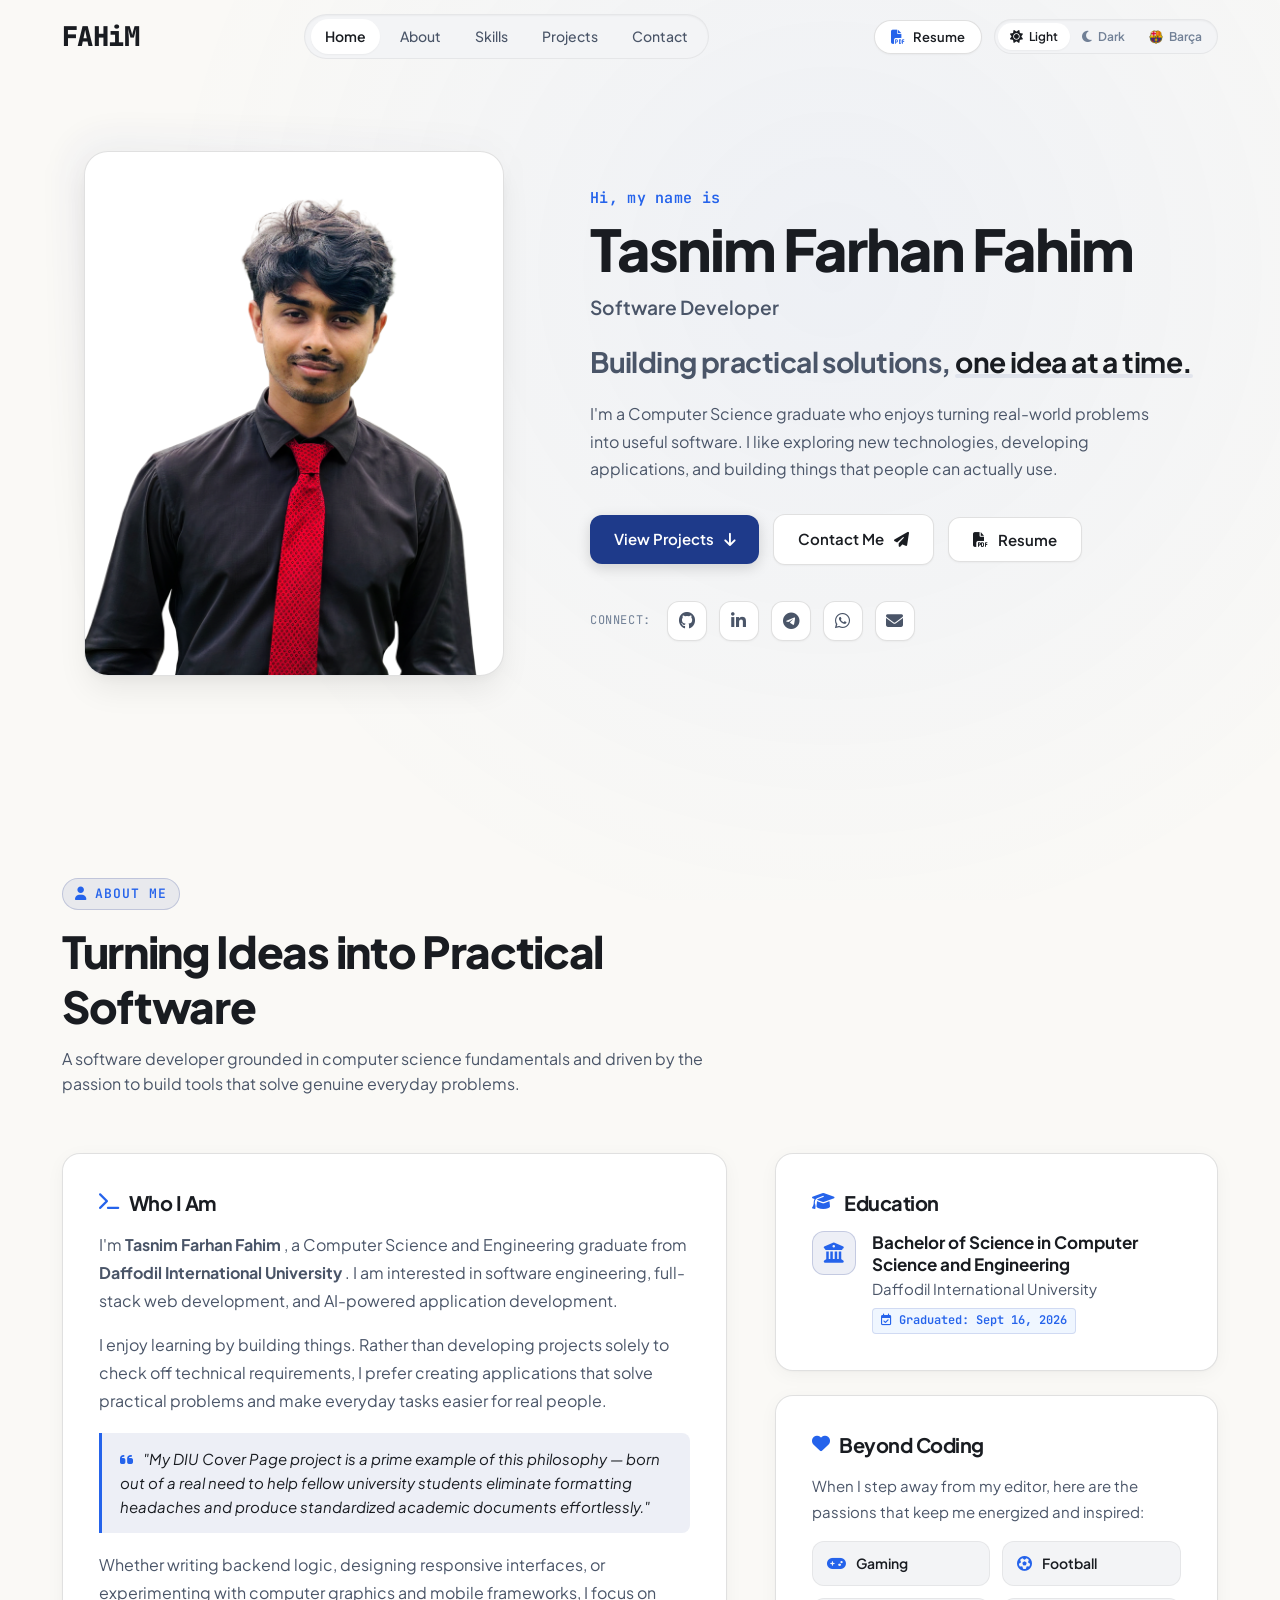
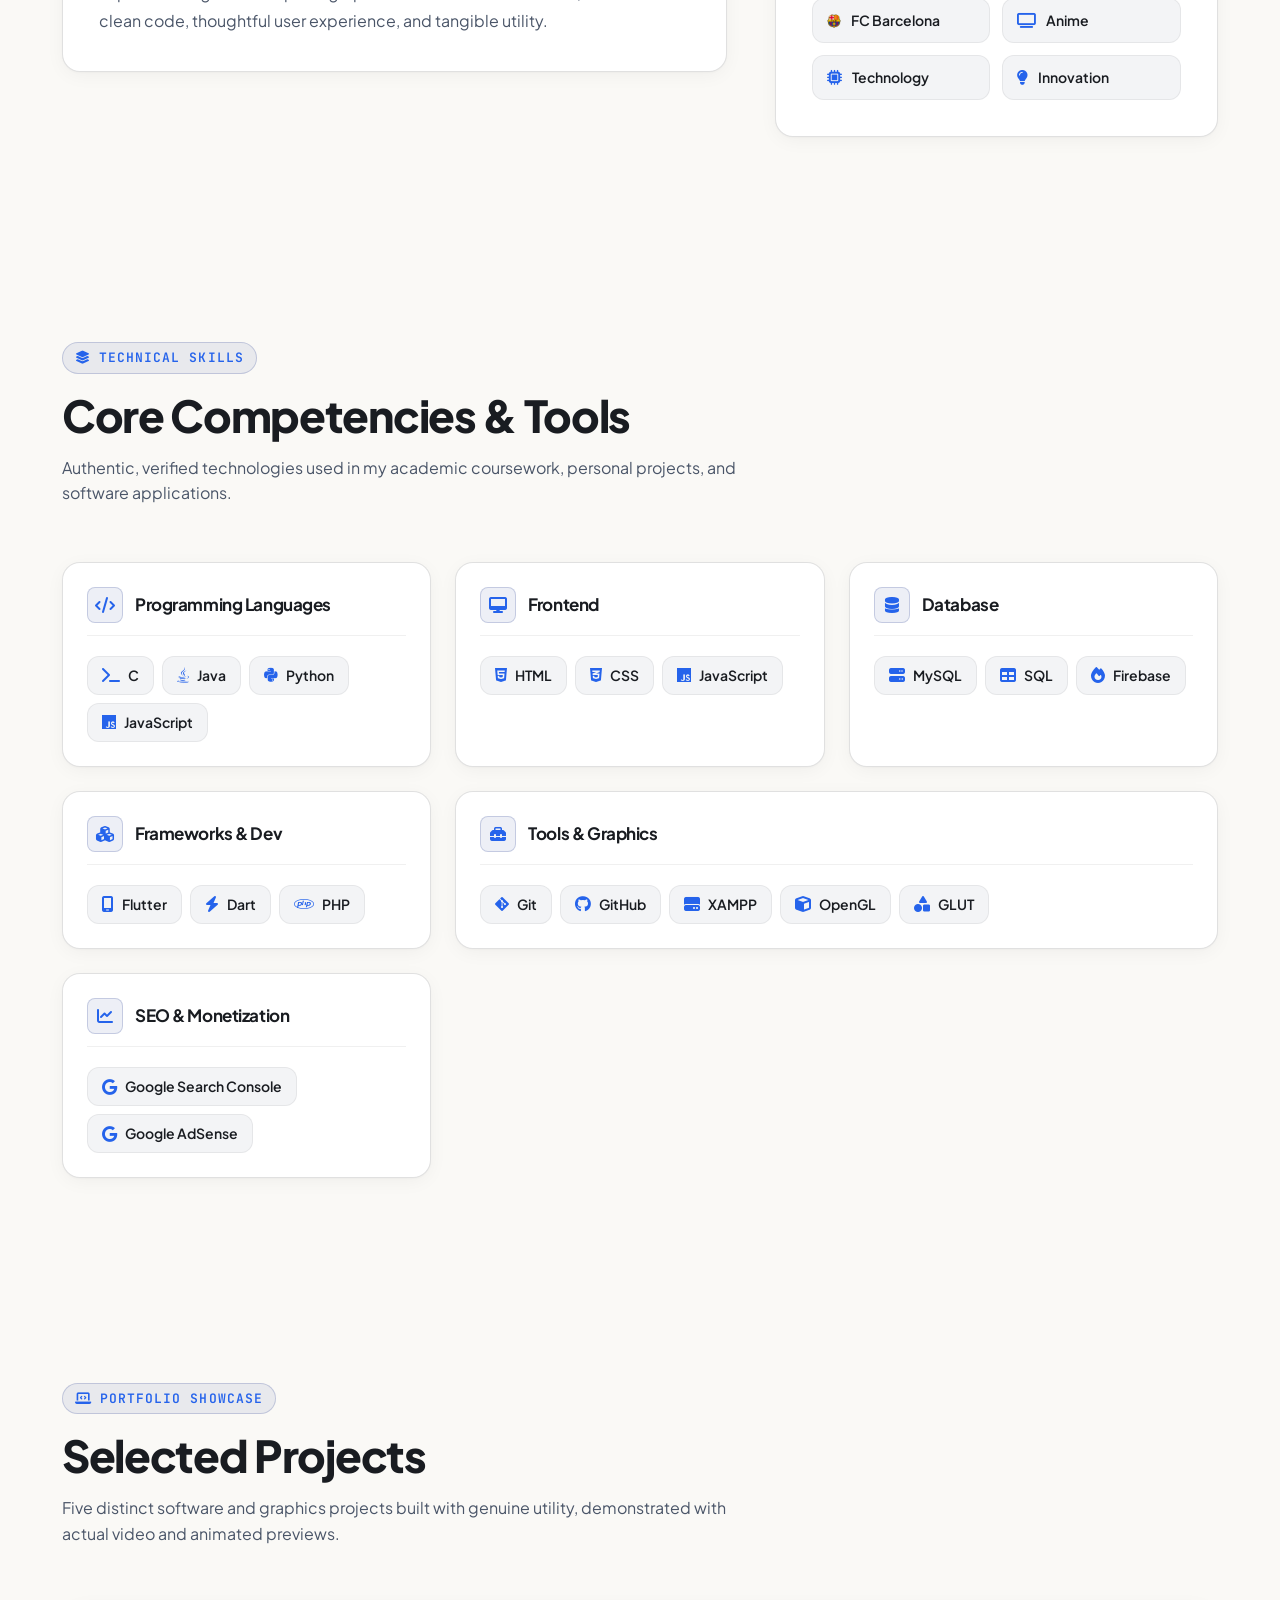
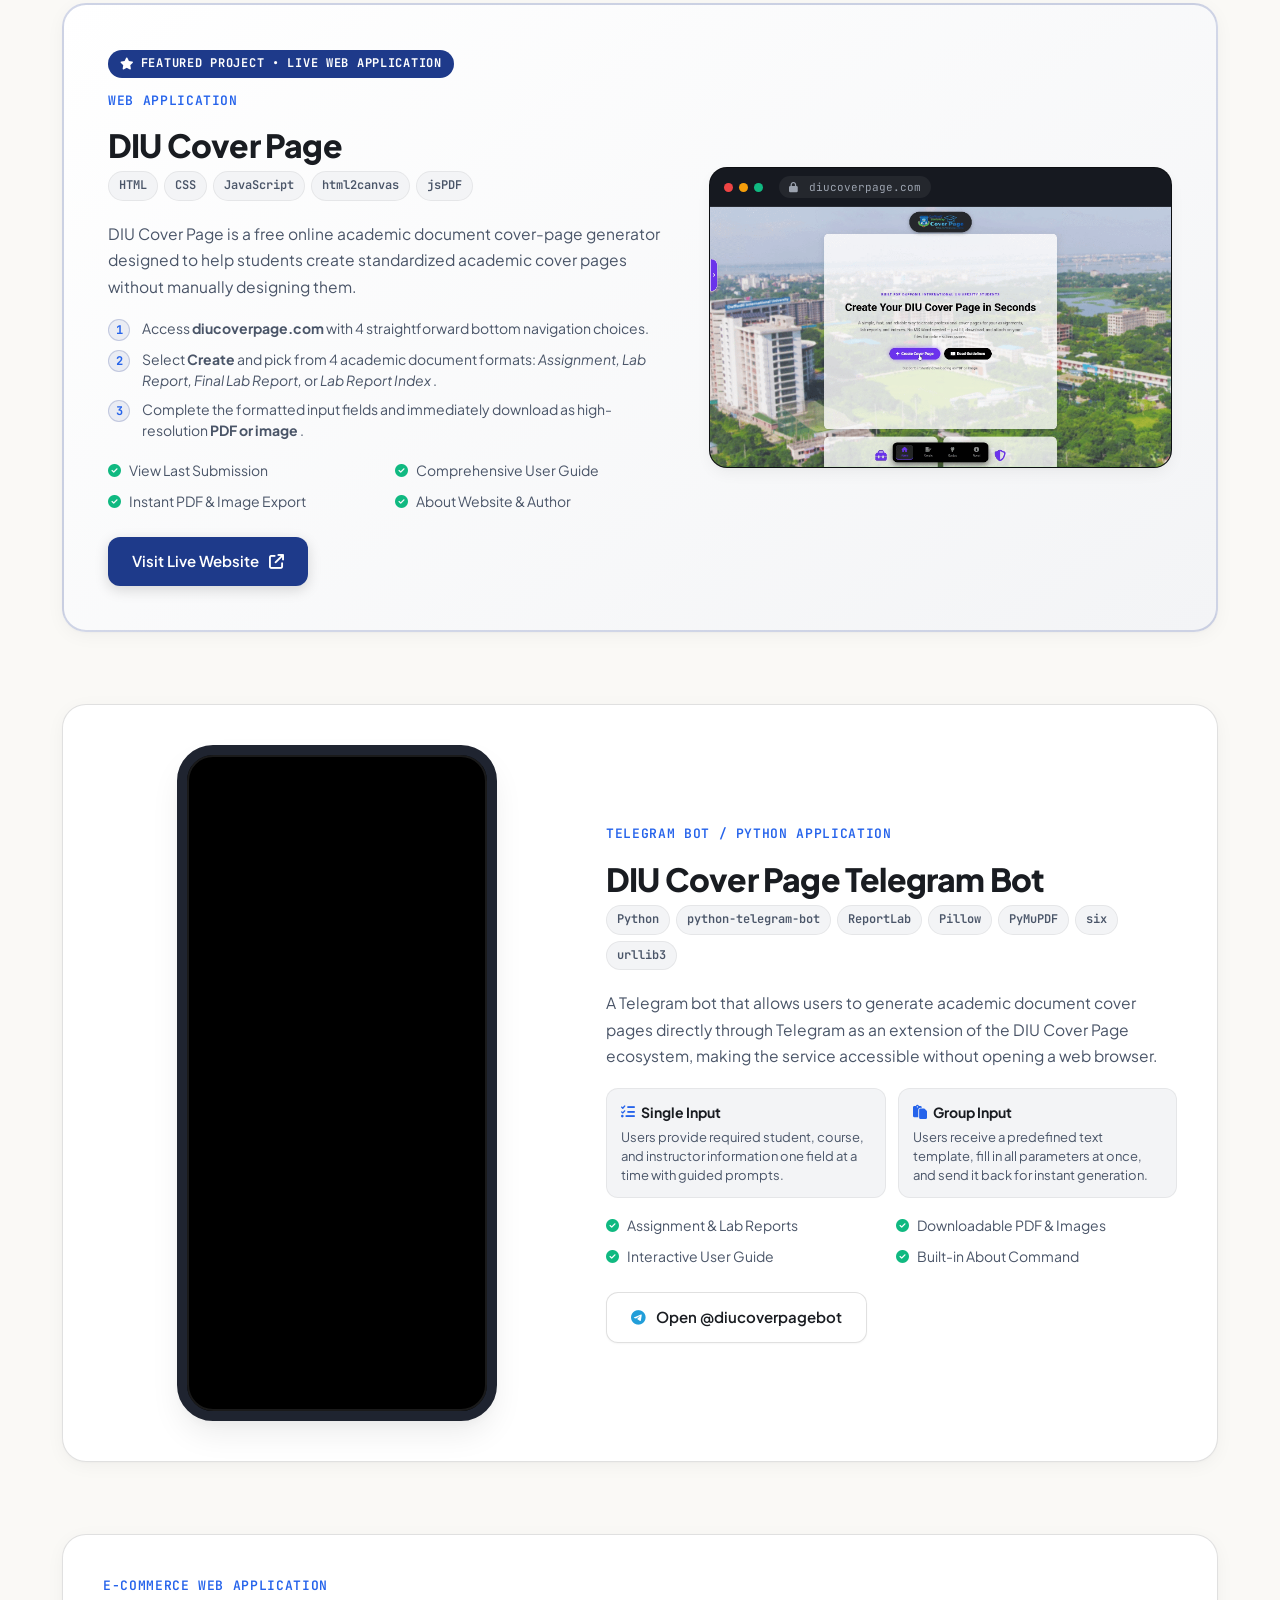
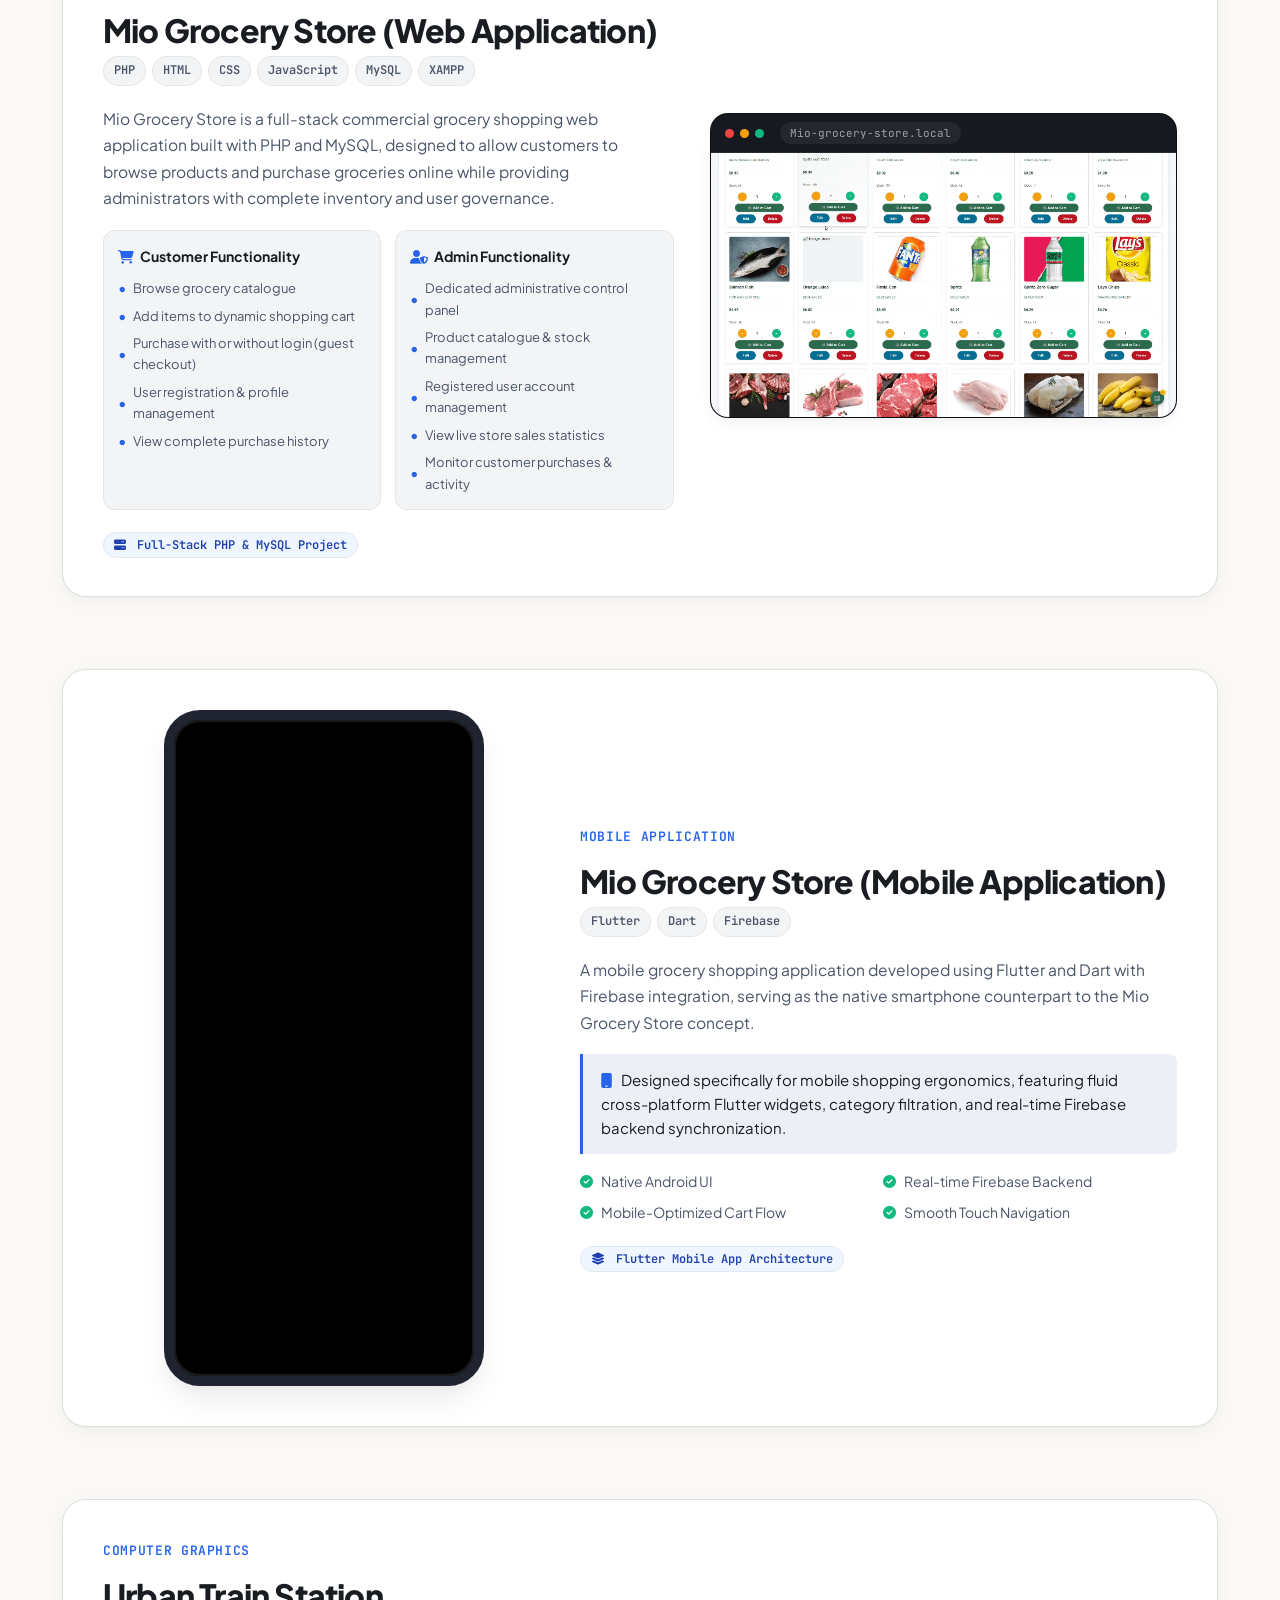
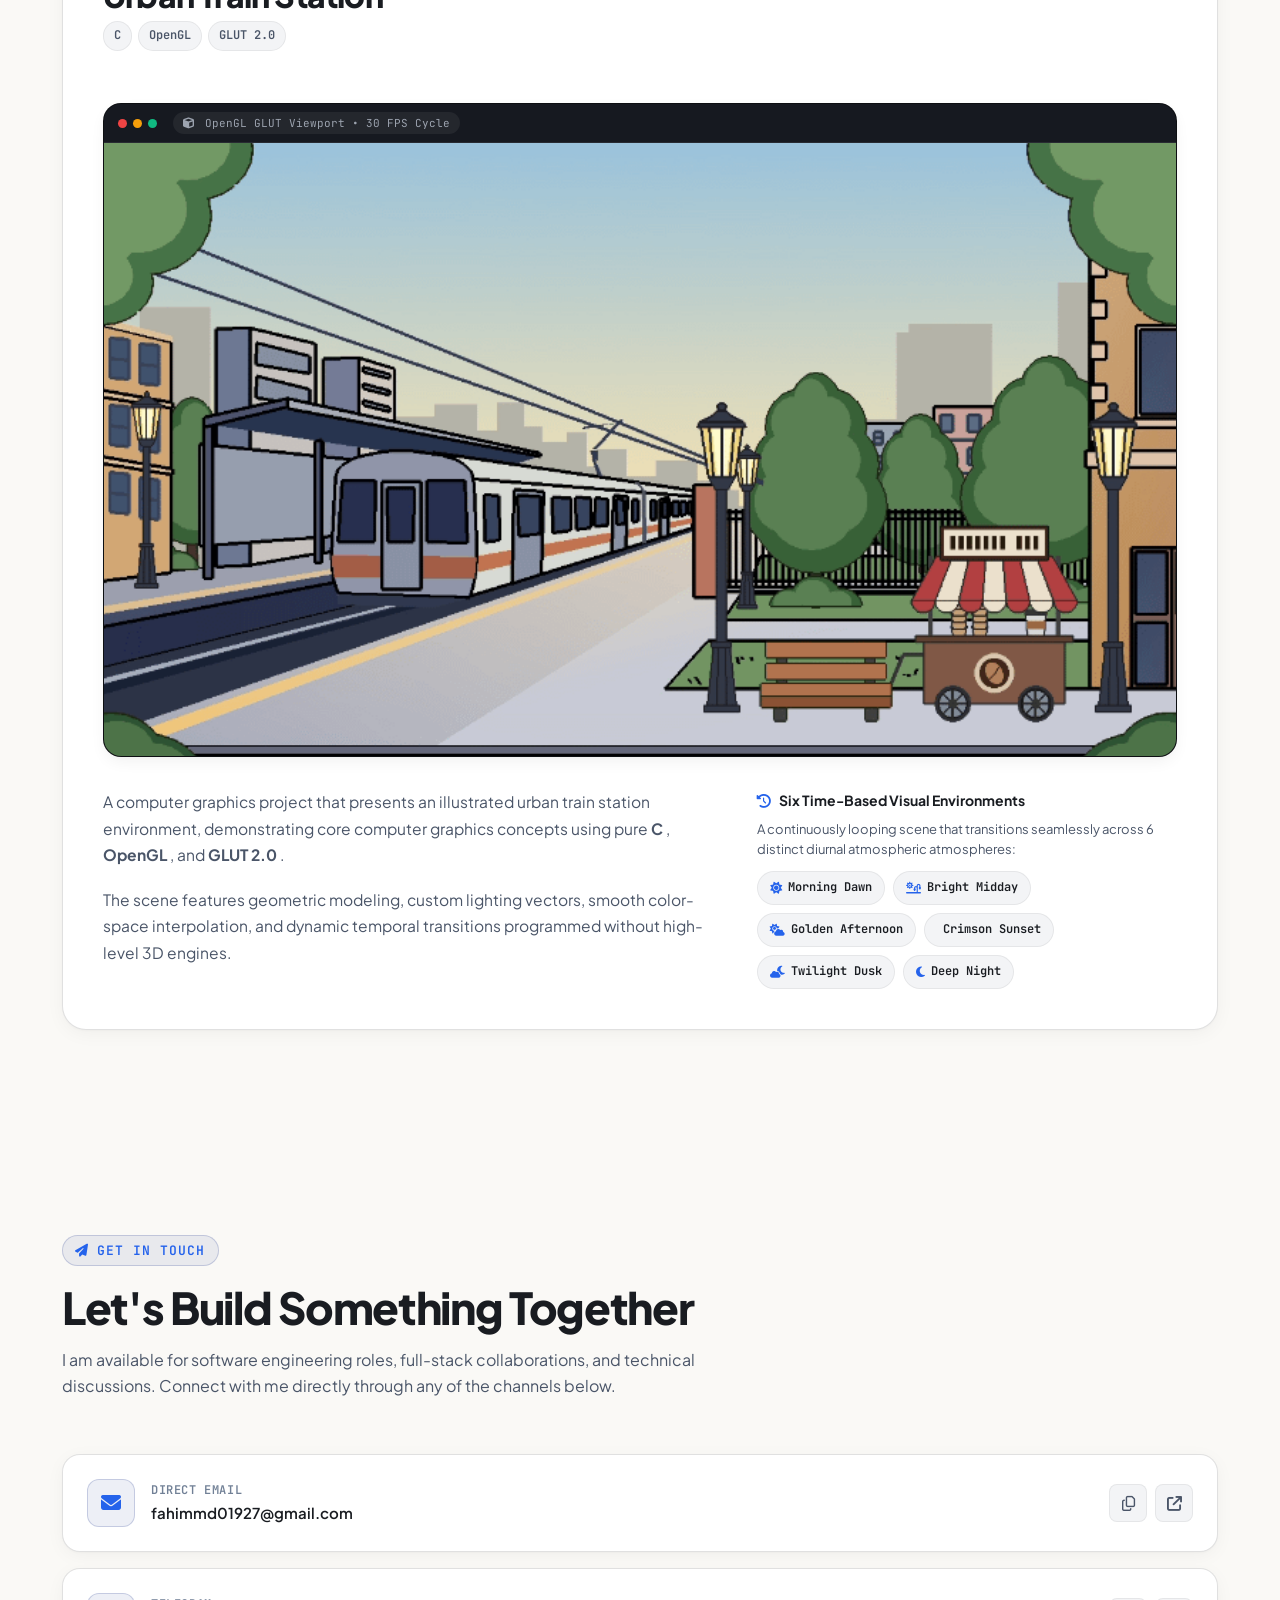
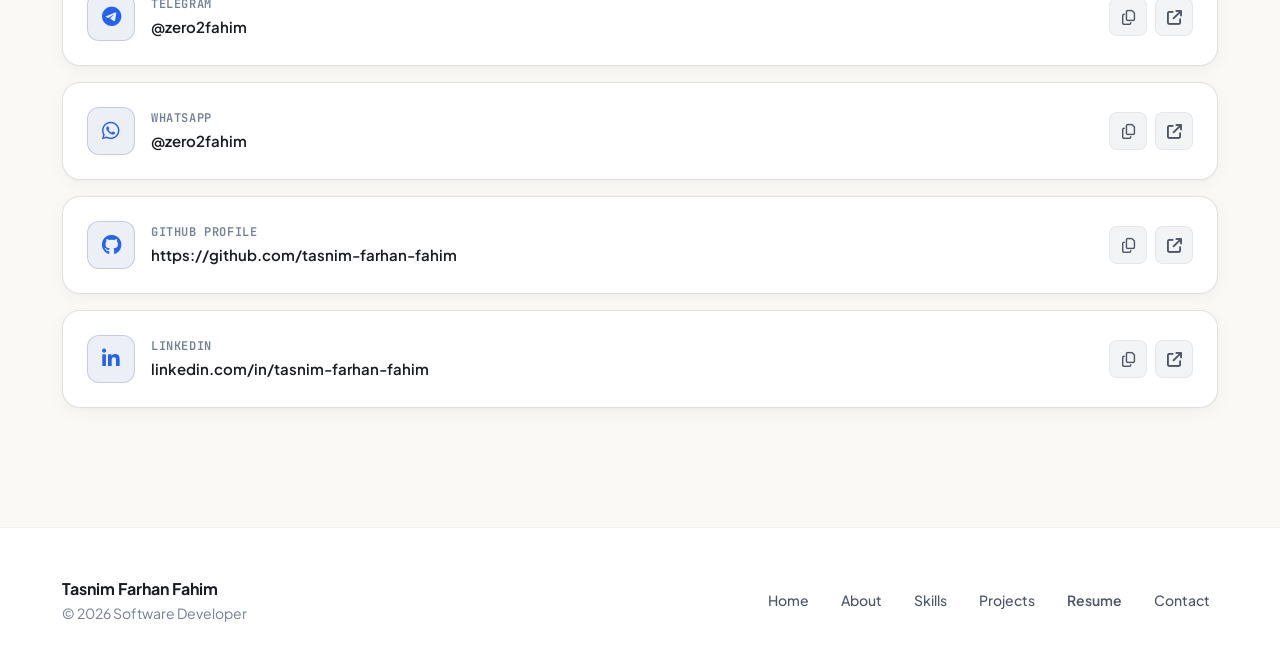
<file: index.html>
<!doctype html>
<html lang="en" data-theme="light">
  <head>
    <meta charset="UTF-8" />
    <meta name="viewport" content="width=device-width, initial-scale=1.0" />
    <meta http-equiv="X-UA-Compatible" content="ie=edge" />

    <!-- Primary Meta Tags -->
    <title>Tasnim Farhan Fahim — Portfolio &amp; CSE Graduate</title>
    <meta name="title" content="Tasnim Farhan Fahim — Portfolio &amp; CSE Graduate" />
    <meta
      name="description"
      content="Personal portfolio of Tasnim Farhan Fahim, a Computer Science and Engineering graduate from Daffodil International University building practical software solutions including diucoverpage.com." />
    <meta name="author" content="Tasnim Farhan Fahim" />
    <meta
      name="keywords"
      content="Tasnim Farhan Fahim, Software Developer, CSE Graduate, Daffodil International University, DIU, DIU Cover Page, Web Developer Bangladesh, Python, JavaScript, Flutter, C, OpenGL" />
    <meta name="theme-color" content="#FAF9F6" />

    <!-- Open Graph / Facebook -->
    <meta property="og:type" content="website" />
    <meta property="og:url" content="https://tasnim-farhan-fahim.github.io" />
    <meta property="og:title" content="Tasnim Farhan Fahim — Portfolio &amp; CSE Graduate" />
    <meta
      property="og:description"
      content="Building practical solutions, one idea at a time. Creator of diucoverpage.com." />
    <meta property="og:image" content="./assets/images/favicon.svg" />

    <!-- Twitter -->
    <meta property="twitter:card" content="summary" />
    <meta property="twitter:url" content="https://tasnim-farhan-fahim.github.io" />
    <meta property="twitter:title" content="Tasnim Farhan Fahim — Portfolio &amp; CSE Graduate" />
    <meta
      property="twitter:description"
      content="Building practical solutions, one idea at a time. Creator of diucoverpage.com." />
    <meta property="twitter:image" content="./assets/images/favicon.svg" />

    <!-- Favicon -->
    <link rel="icon" type="image/svg+xml" href="./assets/images/favicon.svg" />
    <link rel="apple-touch-icon" href="./assets/images/favicon.svg" />

    <!-- Google Fonts: Plus Jakarta Sans & JetBrains Mono -->
    <link rel="preconnect" href="https://fonts.googleapis.com" />
    <link rel="preconnect" href="https://fonts.gstatic.com" crossorigin />
    <link
      href="https://fonts.googleapis.com/css2?family=JetBrains+Mono:wght@400;500;600;700&family=Plus+Jakarta+Sans:ital,wght@0,400;0,500;0,600;0,700;0,800;1,400&display=swap"
      rel="stylesheet" />

    <!-- Font Awesome 6.5.1 Icons -->
    <link
      rel="stylesheet"
      href="https://cdnjs.cloudflare.com/ajax/libs/font-awesome/6.5.1/css/all.min.css"
      integrity="sha512-DTOQO9RWCH3ppGqcWaEA1BIZOC6xxalwEsw9c2QQeAIftl+Vegovlnee1c9QX4TctnWMn13TZye+giMm8e2LwA=="
      crossorigin="anonymous"
      referrerpolicy="no-referrer" />

    <!-- Main Stylesheet -->
    <link rel="stylesheet" href="./assets/css/style.css" />
  </head>
  <body>
    <!-- =========================================================================
       Sticky Header / Navigation
       ========================================================================= -->
    <header class="site-header" role="banner">
      <div class="container header-inner">
        <!-- Brand Logo -->
        <a href="#home" class="brand-logo" aria-label="Tasnim Farhan Fahim - Home">
          <!-- <span class="brand-monogram"><img src="./assets/images/favicon.svg" alt="Tasnim Farhan Fahim"></span> -->
          <div class="brand-meta">
            <span class="brand-name">FAHiM</span>
          </div>
        </a>

        <!-- Desktop Navigation Links -->
        <nav class="desktop-nav" role="navigation" aria-label="Primary Navigation">
          <a href="#home" class="nav-link is-active">Home</a>
          <a href="#about" class="nav-link">About</a>
          <a href="#skills" class="nav-link">Skills</a>
          <a href="#projects" class="nav-link">Projects</a>
          <a href="#contact" class="nav-link">Contact</a>
        </nav>

        <!-- Header Actions: Resume, 3-Theme Selector & Mobile Hamburger -->
        <div class="header-actions">
          <!-- Resume Action Trigger -->
          <button
            type="button"
            class="nav-resume-btn js-open-resume"
            aria-label="Open PDF Resume Viewer">
            <i class="fa-solid fa-file-pdf"></i>
            <span>Resume</span>
          </button>

          <!-- Three-Theme Selector (Light | Dark | Barça) -->
          <div class="theme-selector" role="radiogroup" aria-label="Website Theme Selection">
            <button
              type="button"
              class="theme-btn is-active"
              data-theme-value="light"
              role="radio"
              aria-checked="true"
              aria-label="Switch to Light Theme"
              title="Light Theme">
              <i class="fa-solid fa-sun"></i>
              <span class="theme-label">Light</span>
            </button>
            <button
              type="button"
              class="theme-btn"
              data-theme-value="dark"
              role="radio"
              aria-checked="false"
              aria-label="Switch to Dark Theme"
              title="Dark Theme">
              <i class="fa-solid fa-moon"></i>
              <span class="theme-label">Dark</span>
            </button>
            <button
              type="button"
              class="theme-btn"
              data-theme-value="barca"
              role="radio"
              aria-checked="false"
              aria-label="Switch to Barça Theme (FC Barcelona inspired)"
              title="Barça Theme">
              <img
                src="./assets/images/barca.png"
                alt=""
                style="width: 14px; height: 14px; border-radius: 50%" />
              <span class="theme-label">Barça</span>
            </button>
          </div>

          <!-- Mobile Navigation Hamburger Trigger -->
          <button
            type="button"
            id="mobile-nav-toggle"
            class="mobile-nav-toggle"
            aria-label="Open mobile navigation menu"
            aria-expanded="false"
            aria-controls="mobile-nav-drawer">
            <i class="fa-solid fa-bars"></i>
          </button>
        </div>
      </div>
    </header>

    <!-- Mobile Navigation Drawer Overlay -->
    <div
      id="mobile-nav-drawer"
      class="mobile-nav-drawer"
      role="dialog"
      aria-modal="true"
      aria-label="Mobile Navigation Drawer">
      <div class="mobile-nav-panel">
        <div>
          <div class="mobile-panel-header">
            <div class="brand-logo">
              <div class="brand-meta">
                <span class="brand-name">Tasnim Farhan Fahim</span>
                <span class="brand-title">Software Developer</span>
              </div>
            </div>
            <button
              type="button"
              id="mobile-nav-close"
              class="mobile-nav-close"
              aria-label="Close mobile navigation menu">
              <i class="fa-solid fa-xmark"></i>
            </button>
          </div>

          <nav class="mobile-nav-links" role="navigation" aria-label="Mobile Navigation Links">
            <a href="#home" class="nav-link is-active">Home</a>
            <a href="#about" class="nav-link">About</a>
            <a href="#skills" class="nav-link">Skills</a>
            <a href="#projects" class="nav-link">Projects</a>
            <a href="#contact" class="nav-link">Contact</a>
          </nav>
        </div>

        <div class="mobile-nav-footer">
          <button type="button" class="btn btn-primary btn-sm js-open-resume" style="width: 100%">
            <i class="fa-solid fa-file-pdf"></i>
            <span>View Resume</span>
          </button>

          <div class="theme-selector" role="radiogroup" aria-label="Mobile Theme Selector">
            <button
              type="button"
              class="theme-btn is-active"
              data-theme-value="light"
              role="radio"
              aria-checked="true"
              aria-label="Light Theme">
              <i class="fa-solid fa-sun"></i>
              <span class="theme-label">Light</span>
            </button>
            <button
              type="button"
              class="theme-btn"
              data-theme-value="dark"
              role="radio"
              aria-checked="false"
              aria-label="Dark Theme">
              <i class="fa-solid fa-moon"></i>
              <span class="theme-label">Dark</span>
            </button>
            <button
              type="button"
              class="theme-btn"
              data-theme-value="barca"
              role="radio"
              aria-checked="false"
              aria-label="Barça Theme">
              <img
                src="./assets/images/barca.png"
                alt=""
                style="width: 14px; height: 14px; border-radius: 50%" />
              <span class="theme-label">Barça</span>
            </button>
          </div>
        </div>
      </div>
    </div>

    <!-- =========================================================================
       Main Content
       ========================================================================= -->
    <main id="main-content">
      <!-- -----------------------------------------------------------------------
         Section: Hero
         ----------------------------------------------------------------------- -->
      <section id="home" class="hero-section" aria-label="Hero Introduction">
        <div class="container">
          <div class="hero-grid">
            <!-- Hero Visual: Theme-Dependent Photograph -->
            <div class="hero-visual reveal-on-scroll">
              <div class="hero-photo-wrapper">
                <div class="hero-photo-ambient"></div>
                <div class="hero-photo-frame">
                  <img
                    id="hero-profile-photo"
                    src="./assets/images/Hero_Light_Mode.png"
                    alt="Tasnim Farhan Fahim - Software Developer"
                    width="420"
                    height="494"
                    class="hero-photo-img"
                    loading="eager" />
                </div>
              </div>
            </div>

            <!-- Hero Text Content -->
            <div class="hero-content reveal-on-scroll">
              <!-- <div class="status-badge">
              <span class="status-dot"></span>
              <span>Available for Software Engineering Roles &bull; CSE Graduate 2026</span>
            </div> -->

              <div class="hero-greeting">Hi, my name is</div>
              <h1 class="hero-name">Tasnim Farhan Fahim</h1>
              <p class="hero-title">Software Developer</p>

              <p class="hero-headline">
                Building practical solutions,
                <span class="headline-highlight">one idea at a time.</span>
              </p>

              <p class="hero-bio">
                I'm a Computer Science graduate who enjoys turning real-world problems into useful
                software. I like exploring new technologies, developing applications, and building
                things that people can actually use.
              </p>

              <!-- Hero Action Buttons -->
              <div class="hero-actions">
                <a href="#projects" class="btn btn-primary">
                  <span>View Projects</span>
                  <i class="fa-solid fa-arrow-down"></i>
                </a>
                <a href="#contact" class="btn btn-secondary">
                  <span>Contact Me</span>
                  <i class="fa-solid fa-paper-plane"></i>
                </a>
                <button
                  type="button"
                  class="btn btn-secondary js-open-resume"
                  aria-label="Open PDF Resume">
                  <i class="fa-solid fa-file-pdf"></i>
                  <span>Resume</span>
                </button>
              </div>

              <!-- Hero Social Icons -->
              <div class="hero-socials">
                <span class="hero-social-label">Connect:</span>
                <a
                  href="https://github.com/tasnim-farhan-fahim"
                  target="_blank"
                  rel="noopener noreferrer"
                  class="social-link"
                  title="GitHub Profile"
                  aria-label="Tasnim Farhan Fahim on GitHub">
                  <i class="fa-brands fa-github"></i>
                </a>
                <a
                  href="https://linkedin.com/in/tasnim-farhan-fahim"
                  target="_blank"
                  rel="noopener noreferrer"
                  class="social-link"
                  title="LinkedIn Profile"
                  aria-label="Tasnim Farhan Fahim on LinkedIn">
                  <i class="fa-brands fa-linkedin-in"></i>
                </a>
                <a
                  href="https://t.me/zero2fahim"
                  target="_blank"
                  rel="noopener noreferrer"
                  class="social-link"
                  title="Telegram Profile"
                  aria-label="Tasnim Farhan Fahim on Telegram">
                  <i class="fa-brands fa-telegram"></i>
                </a>
                <a
                  href="https://wa.me/zero2fahim"
                  target="_blank"
                  rel="noopener noreferrer"
                  class="social-link"
                  title="WhatsApp Profile"
                  aria-label="Tasnim Farhan Fahim on WhatsApp">
                  <i class="fa-brands fa-whatsapp"></i>
                </a>
                <a
                  href="mailto:fahimmd01927@gmail.com"
                  class="social-link"
                  title="Send Email"
                  aria-label="Email Tasnim Farhan Fahim">
                  <i class="fa-solid fa-envelope"></i>
                </a>
              </div>
            </div>
          </div>
        </div>
      </section>

      <!-- -----------------------------------------------------------------------
         Section: About Me
         ----------------------------------------------------------------------- -->
      <section id="about" class="section" aria-label="About Me">
        <div class="container">
          <div class="section-header reveal-on-scroll">
            <span class="section-label">
              <i class="fa-solid fa-user"></i>
              <span>About Me</span>
            </span>
            <h2 class="section-title">Turning Ideas into Practical Software</h2>
            <p class="section-subtitle">
              A software developer grounded in computer science fundamentals and driven by the
              passion to build tools that solve genuine everyday problems.
            </p>
          </div>

          <div class="about-grid">
            <!-- Who I Am Main Card -->
            <div class="about-main reveal-on-scroll">
              <div class="about-card">
                <h3 class="about-card-title">
                  <i class="fa-solid fa-terminal"></i>
                  <span>Who I Am</span>
                </h3>

                <p class="about-paragraph">
                  I'm
                  <strong>Tasnim Farhan Fahim</strong>
                  , a Computer Science and Engineering graduate from
                  <strong>Daffodil International University</strong>
                  . I am interested in software engineering, full-stack web development, and
                  AI-powered application development.
                </p>

                <p class="about-paragraph">
                  I enjoy learning by building things. Rather than developing projects solely to
                  check off technical requirements, I prefer creating applications that solve
                  practical problems and make everyday tasks easier for real people.
                </p>

                <div class="about-highlight-box">
                  <i
                    class="fa-solid fa-quote-left"
                    style="color: var(--accent-highlight); margin-right: 6px"></i>
                  <em>
                    "My DIU Cover Page project is a prime example of this philosophy — born out of a
                    real need to help fellow university students eliminate formatting headaches and
                    produce standardized academic documents effortlessly."
                  </em>
                </div>

                <p class="about-paragraph">
                  Whether writing backend logic, designing responsive interfaces, or experimenting
                  with computer graphics and mobile frameworks, I focus on clean code, thoughtful
                  user experience, and tangible utility.
                </p>
              </div>
            </div>

            <!-- Sidebar: Education & Beyond Coding -->
            <div class="about-sidebar reveal-on-scroll">
              <!-- Education Card -->
              <div class="about-card">
                <h3 class="about-card-title">
                  <i class="fa-solid fa-graduation-cap"></i>
                  <span>Education</span>
                </h3>

                <div class="education-item">
                  <div class="edu-icon-badge">
                    <i class="fa-solid fa-university"></i>
                  </div>
                  <div>
                    <div class="edu-degree">
                      Bachelor of Science in Computer Science and Engineering
                    </div>
                    <div class="edu-institution">Daffodil International University</div>
                    <span class="edu-year">
                      <i class="fa-regular fa-calendar-check"></i>
                      Graduated: Sept 16, 2026
                    </span>
                  </div>
                </div>
              </div>

              <!-- Beyond Coding Card -->
              <div class="about-card">
                <h3 class="about-card-title">
                  <i class="fa-solid fa-heart"></i>
                  <span>Beyond Coding</span>
                </h3>
                <p class="about-paragraph" style="font-size: 0.9375rem">
                  When I step away from my editor, here are the passions that keep me energized and
                  inspired:
                </p>

                <div class="interests-grid">
                  <div class="interest-item" title="Gaming">
                    <i class="fa-solid fa-gamepad"></i>
                    <span>Gaming</span>
                  </div>
                  <div class="interest-item" title="Football & FC Barcelona">
                    <i class="fa-solid fa-futbol"></i>
                    <span>Football</span>
                  </div>
                  <div class="interest-item" title="FC Barcelona Supporter">
                    <img
                      src="./assets/images/barca.png"
                      alt=""
                      style="width: 14px; height: 14px; border-radius: 50%" />
                    <span>FC Barcelona</span>
                  </div>
                  <div class="interest-item" title="Watching Anime">
                    <i class="fa-solid fa-tv"></i>
                    <span>Anime</span>
                  </div>
                  <div class="interest-item" title="Exploring Technology">
                    <i class="fa-solid fa-microchip"></i>
                    <span>Technology</span>
                  </div>
                  <div class="interest-item" title="Creative Problem Solving">
                    <i class="fa-solid fa-lightbulb"></i>
                    <span>Innovation</span>
                  </div>
                </div>
              </div>
            </div>
          </div>
        </div>
      </section>

      <!-- -----------------------------------------------------------------------
         Section: Skills
         ----------------------------------------------------------------------- -->
      <section id="skills" class="section" aria-label="Technical Skills">
        <div class="container">
          <div class="section-header reveal-on-scroll">
            <span class="section-label">
              <i class="fa-solid fa-layer-group"></i>
              <span>Technical Skills</span>
            </span>
            <h2 class="section-title">Core Competencies &amp; Tools</h2>
            <p class="section-subtitle">
              Authentic, verified technologies used in my academic coursework, personal projects,
              and software applications.
            </p>
          </div>

          <div class="skills-grid">
            <!-- Category 1: Programming Languages -->
            <div class="skills-card reveal-on-scroll">
              <div class="skills-card-header">
                <div class="skills-category-icon">
                  <i class="fa-solid fa-code"></i>
                </div>
                <h3 class="skills-category-title">Programming Languages</h3>
              </div>
              <div class="skills-badges-list">
                <div class="skill-badge">
                  <i class="fa-solid fa-terminal"></i>
                  <span>C</span>
                </div>
                <div class="skill-badge">
                  <i class="fa-brands fa-java"></i>
                  <span>Java</span>
                </div>
                <div class="skill-badge">
                  <i class="fa-brands fa-python"></i>
                  <span>Python</span>
                </div>
                <div class="skill-badge">
                  <i class="fa-brands fa-js"></i>
                  <span>JavaScript</span>
                </div>
              </div>
            </div>

            <!-- Category 2: Frontend -->
            <div class="skills-card reveal-on-scroll">
              <div class="skills-card-header">
                <div class="skills-category-icon">
                  <i class="fa-solid fa-desktop"></i>
                </div>
                <h3 class="skills-category-title">Frontend</h3>
              </div>
              <div class="skills-badges-list">
                <div class="skill-badge">
                  <i class="fa-brands fa-html5"></i>
                  <span>HTML</span>
                </div>
                <div class="skill-badge">
                  <i class="fa-brands fa-css3-alt"></i>
                  <span>CSS</span>
                </div>
                <div class="skill-badge">
                  <i class="fa-brands fa-js"></i>
                  <span>JavaScript</span>
                </div>
              </div>
            </div>

            <!-- Category 3: Database -->
            <div class="skills-card reveal-on-scroll">
              <div class="skills-card-header">
                <div class="skills-category-icon">
                  <i class="fa-solid fa-database"></i>
                </div>
                <h3 class="skills-category-title">Database</h3>
              </div>
              <div class="skills-badges-list">
                <div class="skill-badge">
                  <i class="fa-solid fa-server"></i>
                  <span>MySQL</span>
                </div>
                <div class="skill-badge">
                  <i class="fa-solid fa-table"></i>
                  <span>SQL</span>
                </div>
                <div class="skill-badge">
                  <i class="fa-solid fa-fire"></i>
                  <span>Firebase</span>
                </div>
              </div>
            </div>

            <!-- Category 4: Frameworks / Development -->
            <div class="skills-card reveal-on-scroll">
              <div class="skills-card-header">
                <div class="skills-category-icon">
                  <i class="fa-solid fa-cubes"></i>
                </div>
                <h3 class="skills-category-title">Frameworks &amp; Dev</h3>
              </div>
              <div class="skills-badges-list">
                <div class="skill-badge">
                  <i class="fa-solid fa-mobile-screen"></i>
                  <span>Flutter</span>
                </div>
                <div class="skill-badge">
                  <i class="fa-solid fa-bolt"></i>
                  <span>Dart</span>
                </div>
                <div class="skill-badge">
                  <i class="fa-brands fa-php"></i>
                  <span>PHP</span>
                </div>
              </div>
            </div>

            <!-- Category 5: Tools & Graphics -->
            <div class="skills-card reveal-on-scroll">
              <div class="skills-card-header">
                <div class="skills-category-icon">
                  <i class="fa-solid fa-toolbox"></i>
                </div>
                <h3 class="skills-category-title">Tools &amp; Graphics</h3>
              </div>
              <div class="skills-badges-list">
                <div class="skill-badge">
                  <i class="fa-brands fa-git-alt"></i>
                  <span>Git</span>
                </div>
                <div class="skill-badge">
                  <i class="fa-brands fa-github"></i>
                  <span>GitHub</span>
                </div>
                <div class="skill-badge">
                  <i class="fa-solid fa-hard-drive"></i>
                  <span>XAMPP</span>
                </div>
                <div class="skill-badge">
                  <i class="fa-solid fa-cube"></i>
                  <span>OpenGL</span>
                </div>
                <div class="skill-badge">
                  <i class="fa-solid fa-shapes"></i>
                  <span>GLUT</span>
                </div>
              </div>
            </div>

            <!-- Category 6: SEO, Analytics & Monetization -->
            <div class="skills-card reveal-on-scroll">
              <div class="skills-card-header">
                <div class="skills-category-icon">
                  <i class="fa-solid fa-chart-line"></i>
                </div>
                <h3 class="skills-category-title">SEO & Monetization</h3>
              </div>

              <div class="skills-badges-list">
                <div class="skill-badge">
                  <i class="fa-brands fa-google"></i>
                  <span>Google Search Console</span>
                </div>

                <div class="skill-badge">
                  <i class="fa-brands fa-google"></i>
                  <span>Google AdSense</span>
                </div>
              </div>
            </div>
          </div>
        </div>
      </section>

      <!-- -----------------------------------------------------------------------
         Section: Projects (Exactly 5 Distinct Projects)
         ----------------------------------------------------------------------- -->
      <section id="projects" class="section" aria-label="Featured Projects">
        <div class="container">
          <div class="section-header reveal-on-scroll">
            <span class="section-label">
              <i class="fa-solid fa-laptop-code"></i>
              <span>Portfolio Showcase</span>
            </span>
            <h2 class="section-title">Selected Projects</h2>
            <p class="section-subtitle">
              Five distinct software and graphics projects built with genuine utility, demonstrated
              with actual video and animated previews.
            </p>
          </div>

          <div class="projects-container">
            <!-- =================================================================
               PROJECT 01: DIU Cover Page (FEATURED PROJECT)
               ================================================================= -->
            <article
              class="project-card project-featured reveal-on-scroll"
              aria-labelledby="proj1-title">
              <div class="featured-grid">
                <!-- Info Column -->
                <div class="featured-content">
                  <div class="featured-ribbon">
                    <i class="fa-solid fa-star"></i>
                    <span>Featured Project &bull; Live Web Application</span>
                  </div>

                  <div class="project-category">Web Application</div>
                  <h3 id="proj1-title" class="project-title">DIU Cover Page</h3>

                  <div class="tech-tag-list">
                    <span class="tech-tag">HTML</span>
                    <span class="tech-tag">CSS</span>
                    <span class="tech-tag">JavaScript</span>
                    <span class="tech-tag">html2canvas</span>
                    <span class="tech-tag">jsPDF</span>
                  </div>

                  <p class="project-description">
                    DIU Cover Page is a free online academic document cover-page generator designed
                    to help students create standardized academic cover pages without manually
                    designing them.
                  </p>

                  <!-- Workflow steps -->
                  <div class="workflow-steps-list">
                    <div class="workflow-step-item">
                      <span class="step-num">1</span>
                      <span>
                        Access
                        <strong>diucoverpage.com</strong>
                        with 4 straightforward bottom navigation choices.
                      </span>
                    </div>
                    <div class="workflow-step-item">
                      <span class="step-num">2</span>
                      <span>
                        Select
                        <strong>Create</strong>
                        and pick from 4 academic document formats:
                        <em>Assignment, Lab Report, Final Lab Report,</em>
                        or
                        <em>Lab Report Index</em>
                        .
                      </span>
                    </div>
                    <div class="workflow-step-item">
                      <span class="step-num">3</span>
                      <span>
                        Complete the formatted input fields and immediately download as
                        high-resolution
                        <strong>PDF or image</strong>
                        .
                      </span>
                    </div>
                  </div>

                  <ul class="feature-checklist two-col">
                    <li class="feature-check-item">
                      <i class="fa-solid fa-circle-check"></i>
                      <span>View Last Submission</span>
                    </li>
                    <li class="feature-check-item">
                      <i class="fa-solid fa-circle-check"></i>
                      <span>Comprehensive User Guide</span>
                    </li>
                    <li class="feature-check-item">
                      <i class="fa-solid fa-circle-check"></i>
                      <span>Instant PDF &amp; Image Export</span>
                    </li>
                    <li class="feature-check-item">
                      <i class="fa-solid fa-circle-check"></i>
                      <span>About Website &amp; Author</span>
                    </li>
                  </ul>

                  <div style="margin-top: 24px">
                    <a
                      href="https://diucoverpage.com"
                      target="_blank"
                      rel="noopener noreferrer"
                      class="btn btn-primary"
                      title="Visit DIU Cover Page Live Website">
                      <span>Visit Live Website</span>
                      <i class="fa-solid fa-arrow-up-right-from-square"></i>
                    </a>
                  </div>
                </div>

                <!-- Media Column: GIF preview in browser mockup -->
                <div class="featured-media-col">
                  <div class="media-container featured-media-box">
                    <div class="media-mock-bar">
                      <span class="mock-dot red"></span>
                      <span class="mock-dot yellow"></span>
                      <span class="mock-dot green"></span>
                      <span class="mock-url">
                        <i
                          class="fa-solid fa-lock"
                          style="font-size: 0.625rem; margin-right: 4px"></i>
                        diucoverpage.com
                      </span>
                    </div>
                    <img
                      src="./assets/images/DIU_Cover_Page.gif"
                      alt="DIU Cover Page live document generator in action"
                      width="700"
                      height="438"
                      class="project-media"
                      loading="lazy" />
                  </div>
                </div>
              </div>
            </article>

            <!-- =================================================================
               PROJECT 02: DIU Cover Page Telegram Bot
               ================================================================= -->
            <article
              class="project-card project-split reveal-on-scroll"
              aria-labelledby="proj2-title">
              <!-- Video Column: Autoplay muted project preview -->
              <div class="bot-media-col">
                <div class="phone-mockup-frame">
                  <video autoplay muted loop playsinline preload="metadata" class="project-media">
                    <source src="./assets/videos/Telegram_Cover_Page_Bot.mp4" type="video/mp4" />
                    <p>Your browser does not support HTML5 video playback.</p>
                  </video>
                </div>
              </div>

              <!-- Content Column -->
              <div class="bot-content-col">
                <div class="project-category">Telegram Bot / Python Application</div>
                <h3 id="proj2-title" class="project-title">DIU Cover Page Telegram Bot</h3>

                <div class="tech-tag-list">
                  <span class="tech-tag">Python</span>
                  <span class="tech-tag">python-telegram-bot</span>
                  <span class="tech-tag">ReportLab</span>
                  <span class="tech-tag">Pillow</span>
                  <span class="tech-tag">PyMuPDF</span>
                  <span class="tech-tag">six</span>
                  <span class="tech-tag">urllib3</span>
                </div>

                <p class="project-description">
                  A Telegram bot that allows users to generate academic document cover pages
                  directly through Telegram as an extension of the DIU Cover Page ecosystem, making
                  the service accessible without opening a web browser.
                </p>

                <!-- Two Input Methods -->
                <div class="bot-modes-grid">
                  <div class="bot-mode-card">
                    <div class="bot-mode-title">
                      <i class="fa-solid fa-list-check" style="color: var(--accent-highlight)"></i>
                      <span>Single Input</span>
                    </div>
                    <p class="bot-mode-desc">
                      Users provide required student, course, and instructor information one field
                      at a time with guided prompts.
                    </p>
                  </div>

                  <div class="bot-mode-card">
                    <div class="bot-mode-title">
                      <i class="fa-solid fa-paste" style="color: var(--accent-highlight)"></i>
                      <span>Group Input</span>
                    </div>
                    <p class="bot-mode-desc">
                      Users receive a predefined text template, fill in all parameters at once, and
                      send it back for instant generation.
                    </p>
                  </div>
                </div>

                <ul class="feature-checklist two-col">
                  <li class="feature-check-item">
                    <i class="fa-solid fa-circle-check"></i>
                    <span>Assignment &amp; Lab Reports</span>
                  </li>
                  <li class="feature-check-item">
                    <i class="fa-solid fa-circle-check"></i>
                    <span>Downloadable PDF &amp; Images</span>
                  </li>
                  <li class="feature-check-item">
                    <i class="fa-solid fa-circle-check"></i>
                    <span>Interactive User Guide</span>
                  </li>
                  <li class="feature-check-item">
                    <i class="fa-solid fa-circle-check"></i>
                    <span>Built-in About Command</span>
                  </li>
                </ul>

                <div style="margin-top: 24px">
                  <a
                    href="https://t.me/diucoverpagebot"
                    target="_blank"
                    rel="noopener noreferrer"
                    class="btn btn-secondary"
                    title="Open Telegram Bot">
                    <i class="fa-brands fa-telegram" style="color: #229ed9"></i>
                    <span>Open @diucoverpagebot</span>
                  </a>
                </div>
              </div>
            </article>

            <!-- =================================================================
               PROJECT 03: Mio Grocery Store (Web Application)
               ================================================================= -->
            <article
              class="project-card project-ecommerce-grid reveal-on-scroll"
              aria-labelledby="proj3-title">
              <!-- Info Column -->
              <div class="ecommerce-content-col">
                <div class="project-category">E-commerce Web Application</div>
                <h3 id="proj3-title" class="project-title">Mio Grocery Store (Web Application)</h3>

                <div class="tech-tag-list">
                  <span class="tech-tag">PHP</span>
                  <span class="tech-tag">HTML</span>
                  <span class="tech-tag">CSS</span>
                  <span class="tech-tag">JavaScript</span>
                  <span class="tech-tag">MySQL</span>
                  <span class="tech-tag">XAMPP</span>
                </div>

                <p class="project-description">
                  Mio Grocery Store is a full-stack commercial grocery shopping web application
                  built with PHP and MySQL, designed to allow customers to browse products and
                  purchase groceries online while providing administrators with complete inventory
                  and user governance.
                </p>

                <!-- Customer vs Admin Functionality -->
                <div class="roles-comparison">
                  <div class="role-block">
                    <div class="role-block-title">
                      <i class="fa-solid fa-cart-shopping"></i>
                      <span>Customer Functionality</span>
                    </div>
                    <ul>
                      <li>Browse grocery catalogue</li>
                      <li>Add items to dynamic shopping cart</li>
                      <li>Purchase with or without login (guest checkout)</li>
                      <li>User registration &amp; profile management</li>
                      <li>View complete purchase history</li>
                    </ul>
                  </div>

                  <div class="role-block">
                    <div class="role-block-title">
                      <i class="fa-solid fa-user-shield"></i>
                      <span>Admin Functionality</span>
                    </div>
                    <ul>
                      <li>Dedicated administrative control panel</li>
                      <li>Product catalogue &amp; stock management</li>
                      <li>Registered user account management</li>
                      <li>View live store sales statistics</li>
                      <li>Monitor customer purchases &amp; activity</li>
                    </ul>
                  </div>
                </div>

                <div style="margin-top: 20px">
                  <span
                    class="tech-tag"
                    style="background-color: var(--badge-bg); color: var(--badge-text)">
                    <i class="fa-solid fa-server" style="margin-right: 4px"></i>
                    Full-Stack PHP &amp; MySQL Project
                  </span>
                </div>
              </div>

              <!-- Media Column: GIF preview in mock browser -->
              <div class="ecommerce-media-col">
                <div class="media-container">
                  <div class="media-mock-bar">
                    <span class="mock-dot red"></span>
                    <span class="mock-dot yellow"></span>
                    <span class="mock-dot green"></span>
                    <span class="mock-url">Mio-grocery-store.local</span>
                  </div>
                  <img
                    src="./assets/images/Web_Mio_Grocery_Store.gif"
                    alt="Mio Grocery Store web application browsing and purchasing interface"
                    width="700"
                    height="438"
                    class="project-media"
                    loading="lazy" />
                </div>
              </div>
            </article>

            <!-- =================================================================
               PROJECT 04: Mio Grocery Store (Mobile Application)
               ================================================================= -->
            <article
              class="project-card mobile-app-layout reveal-on-scroll"
              aria-labelledby="proj4-title">
              <!-- Phone Mockup Frame Column with Video Preview -->
              <div class="phone-col">
                <div class="phone-mockup-frame">
                  <video autoplay muted loop playsinline preload="metadata">
                    <source src="./assets/videos/Flutter_Mio_Grocery_Store.mp4" type="video/mp4" />
                    <p>Your browser does not support HTML5 video playback.</p>
                  </video>
                </div>
              </div>

              <!-- Content Column -->
              <div class="mobile-app-content">
                <div class="project-category">Mobile Application</div>
                <h3 id="proj4-title" class="project-title">
                  Mio Grocery Store (Mobile Application)
                </h3>

                <div class="tech-tag-list">
                  <span class="tech-tag">Flutter</span>
                  <span class="tech-tag">Dart</span>
                  <span class="tech-tag">Firebase</span>
                </div>

                <p class="project-description">
                  A mobile grocery shopping application developed using Flutter and Dart with
                  Firebase integration, serving as the native smartphone counterpart to the Mio
                  Grocery Store concept.
                </p>

                <div class="about-highlight-box" style="margin: 16px 0">
                  <i
                    class="fa-solid fa-mobile"
                    style="color: var(--accent-highlight); margin-right: 6px"></i>
                  <span>
                    Designed specifically for mobile shopping ergonomics, featuring fluid
                    cross-platform Flutter widgets, category filtration, and real-time Firebase
                    backend synchronization.
                  </span>
                </div>

                <ul class="feature-checklist two-col">
                  <li class="feature-check-item">
                    <i class="fa-solid fa-circle-check"></i>
                    <span>Native Android UI</span>
                  </li>
                  <li class="feature-check-item">
                    <i class="fa-solid fa-circle-check"></i>
                    <span>Real-time Firebase Backend</span>
                  </li>
                  <li class="feature-check-item">
                    <i class="fa-solid fa-circle-check"></i>
                    <span>Mobile-Optimized Cart Flow</span>
                  </li>
                  <li class="feature-check-item">
                    <i class="fa-solid fa-circle-check"></i>
                    <span>Smooth Touch Navigation</span>
                  </li>
                </ul>

                <div style="margin-top: 20px">
                  <span
                    class="tech-tag"
                    style="background-color: var(--badge-bg); color: var(--badge-text)">
                    <i class="fa-solid fa-layer-group" style="margin-right: 4px"></i>
                    Flutter Mobile App Architecture
                  </span>
                </div>
              </div>
            </article>

            <!-- =================================================================
               PROJECT 05: Urban Train Station (Computer Graphics)
               ================================================================= -->
            <article
              class="project-card graphics-project-layout reveal-on-scroll"
              aria-labelledby="proj5-title">
              <!-- Header & Intro -->
              <div class="graphics-header">
                <div class="project-category">Computer Graphics</div>
                <h3 id="proj5-title" class="project-title">Urban Train Station</h3>

                <div class="tech-tag-list">
                  <span class="tech-tag">C</span>
                  <span class="tech-tag">OpenGL</span>
                  <span class="tech-tag">GLUT 2.0</span>
                </div>
              </div>

              <!-- Media Banner: Wide Aspect Ratio GIF Preview -->
              <div class="media-container graphics-media-box">
                <div class="media-mock-bar">
                  <span class="mock-dot red"></span>
                  <span class="mock-dot yellow"></span>
                  <span class="mock-dot green"></span>
                  <span class="mock-url">
                    <i class="fa-solid fa-cube" style="margin-right: 4px"></i>
                    OpenGL GLUT Viewport &bull; 30 FPS Cycle
                  </span>
                </div>
                <img
                  src="./assets/images/Urban_Train_Station_OpenGL.gif"
                  alt="Urban Train Station OpenGL GLUT dynamic lighting simulation"
                  width="1000"
                  height="428"
                  class="project-media"
                  loading="lazy" />
              </div>

              <!-- Details Grid -->
              <div class="graphics-info-grid">
                <div>
                  <p class="project-description">
                    A computer graphics project that presents an illustrated urban train station
                    environment, demonstrating core computer graphics concepts using pure
                    <strong>C</strong>
                    ,
                    <strong>OpenGL</strong>
                    , and
                    <strong>GLUT 2.0</strong>
                    .
                  </p>
                  <p class="project-description">
                    The scene features geometric modeling, custom lighting vectors, smooth
                    color-space interpolation, and dynamic temporal transitions programmed without
                    high-level 3D engines.
                  </p>
                </div>

                <div>
                  <div
                    style="
                      font-size: 0.875rem;
                      font-weight: 700;
                      color: var(--text-primary);
                      margin-bottom: 8px;
                    ">
                    <i
                      class="fa-solid fa-clock-rotate-left"
                      style="color: var(--accent-highlight); margin-right: 6px"></i>
                    Six Time-Based Visual Environments
                  </div>
                  <p style="font-size: 0.8125rem; color: var(--text-secondary); line-height: 1.5">
                    A continuously looping scene that transitions seamlessly across 6 distinct
                    diurnal atmospheric atmospheres:
                  </p>
                  <div class="time-environments-pills">
                    <span class="time-env-pill">
                      <i class="fa-solid fa-sun"></i>
                      Morning Dawn
                    </span>
                    <span class="time-env-pill">
                      <i class="fa-solid fa-sun-plant-wilt"></i>
                      Bright Midday
                    </span>
                    <span class="time-env-pill">
                      <i class="fa-solid fa-cloud-sun"></i>
                      Golden Afternoon
                    </span>
                    <span class="time-env-pill">
                      <i class="fa-solid fa-sunset"></i>
                      Crimson Sunset
                    </span>
                    <span class="time-env-pill">
                      <i class="fa-solid fa-cloud-moon"></i>
                      Twilight Dusk
                    </span>
                    <span class="time-env-pill">
                      <i class="fa-solid fa-moon"></i>
                      Deep Night
                    </span>
                  </div>
                </div>
              </div>
            </article>
          </div>
        </div>
      </section>

      <!-- -----------------------------------------------------------------------
         Section: Contact
         ----------------------------------------------------------------------- -->
      <section id="contact" class="section" aria-label="Contact Information">
        <div class="container">
          <div class="section-header reveal-on-scroll">
            <span class="section-label">
              <i class="fa-solid fa-paper-plane"></i>
              <span>Get In Touch</span>
            </span>
            <h2 class="section-title">Let's Build Something Together</h2>
            <p class="section-subtitle">
              I am available for software engineering roles, full-stack collaborations, and
              technical discussions. Connect with me directly through any of the channels below.
            </p>
          </div>

          <!-- Contact 1: Email -->
          <div class="contact-card">
            <div class="contact-info-left">
              <div class="contact-card-icon">
                <i class="fa-solid fa-envelope"></i>
              </div>
              <div class="contact-meta">
                <span class="contact-type">Direct Email</span>
                <a
                  href="mailto:tasnimfarhanfahim@gmail.com"
                  class="contact-value"
                  title="Send email to Tasnim Farhan Fahim">
                  fahimmd01927@gmail.com
                </a>
              </div>
            </div>
            <div class="contact-actions-right">
              <button
                type="button"
                class="contact-btn-icon"
                data-copy-value="fahimmd01927@gmail.com"
                data-copy-label="Email address copied to clipboard!"
                title="Copy email address"
                aria-label="Copy email address to clipboard">
                <i class="fa-regular fa-copy"></i>
              </button>
              <a
                href="mailto:fahimmd01927@gmail.com"
                class="contact-btn-icon"
                title="Open email client"
                aria-label="Compose email">
                <i class="fa-solid fa-arrow-up-right-from-square"></i>
              </a>
            </div>
          </div>

          <!-- Contact 2: Telegram -->
          <div class="contact-card">
            <div class="contact-info-left">
              <div class="contact-card-icon">
                <i class="fa-brands fa-telegram"></i>
              </div>
              <div class="contact-meta">
                <span class="contact-type">Telegram</span>
                <a
                  href="https://t.me/zero2fahim"
                  target="_blank"
                  rel="noopener noreferrer"
                  class="contact-value"
                  title="Open Telegram">
                  @zero2fahim
                </a>
              </div>
            </div>
            <div class="contact-actions-right">
              <button
                type="button"
                class="contact-btn-icon"
                data-copy-value="@zero2fahim"
                data-copy-label="Telegram username copied to clipboard!"
                title="Copy Telegram handle"
                aria-label="Copy Telegram handle">
                <i class="fa-regular fa-copy"></i>
              </button>
              <a
                href="https://t.me/zero2fahim"
                target="_blank"
                rel="noopener noreferrer"
                class="contact-btn-icon"
                title="Open Telegram profile"
                aria-label="Open Telegram profile in new tab">
                <i class="fa-solid fa-arrow-up-right-from-square"></i>
              </a>
            </div>
          </div>

          <!-- Contact 3: WhatsApp -->
          <div class="contact-card">
            <div class="contact-info-left">
              <div class="contact-card-icon">
                <i class="fa-brands fa-whatsapp"></i>
              </div>
              <div class="contact-meta">
                <span class="contact-type">WhatsApp</span>
                <a
                  href="https://wa.me/zero2fahim"
                  target="_blank"
                  rel="noopener noreferrer"
                  class="contact-value"
                  title="Open WhatsApp">
                  @zero2fahim
                </a>
              </div>
            </div>
            <div class="contact-actions-right">
              <button
                type="button"
                class="contact-btn-icon"
                data-copy-value="@zero2fahim"
                data-copy-label="WhatsApp username copied to clipboard!"
                title="Copy WhatsApp handle"
                aria-label="Copy WhatsApp handle">
                <i class="fa-regular fa-copy"></i>
              </button>
              <a
                href="https://wa.me/zero2fahim"
                target="_blank"
                rel="noopener noreferrer"
                class="contact-btn-icon"
                title="Open WhatsApp profile"
                aria-label="Open WhatsApp profile in new tab">
                <i class="fa-solid fa-arrow-up-right-from-square"></i>
              </a>
            </div>
          </div>

          <!-- Contact 4: GitHub -->
          <div class="contact-card">
            <div class="contact-info-left">
              <div class="contact-card-icon">
                <i class="fa-brands fa-github"></i>
              </div>
              <div class="contact-meta">
                <span class="contact-type">GitHub Profile</span>
                <a
                  href="https://github.com/tasnim-farhan-fahim"
                  target="_blank"
                  rel="noopener noreferrer"
                  class="contact-value"
                  title="Open GitHub profile">
                  https://github.com/tasnim-farhan-fahim
                </a>
              </div>
            </div>
            <div class="contact-actions-right">
              <button
                type="button"
                class="contact-btn-icon"
                data-copy-value="https://github.com/tasnim-farhan-fahim"
                data-copy-label="GitHub profile link copied to clipboard!"
                title="Copy GitHub link"
                aria-label="Copy GitHub profile link">
                <i class="fa-regular fa-copy"></i>
              </button>
              <a
                href="https://github.com/tasnim-farhan-fahim"
                target="_blank"
                rel="noopener noreferrer"
                class="contact-btn-icon"
                title="Visit GitHub profile"
                aria-label="Open GitHub in new tab">
                <i class="fa-solid fa-arrow-up-right-from-square"></i>
              </a>
            </div>
          </div>

          <!-- Contact 5: LinkedIn -->
          <div class="contact-card">
            <div class="contact-info-left">
              <div class="contact-card-icon">
                <i class="fa-brands fa-linkedin-in"></i>
              </div>
              <div class="contact-meta">
                <span class="contact-type">LinkedIn</span>
                <a
                  href="https://linkedin.com/in/tasnim-farhan-fahim"
                  target="_blank"
                  rel="noopener noreferrer"
                  class="contact-value"
                  title="Open LinkedIn profile">
                  linkedin.com/in/tasnim-farhan-fahim
                </a>
              </div>
            </div>
            <div class="contact-actions-right">
              <button
                type="button"
                class="contact-btn-icon"
                data-copy-value="https://linkedin.com/in/tasnim-farhan-fahim"
                data-copy-label="LinkedIn profile link copied to clipboard!"
                title="Copy LinkedIn link"
                aria-label="Copy LinkedIn profile link">
                <i class="fa-regular fa-copy"></i>
              </button>
              <a
                href="https://linkedin.com/in/tasnim-farhan-fahim"
                target="_blank"
                rel="noopener noreferrer"
                class="contact-btn-icon"
                title="Visit LinkedIn profile"
                aria-label="Open LinkedIn in new tab">
                <i class="fa-solid fa-arrow-up-right-from-square"></i>
              </a>
            </div>
          </div>
        </div>
      </section>
    </main>

    <!-- =========================================================================
       Footer
       ========================================================================= -->
    <footer class="site-footer" role="contentinfo">
      <div class="container footer-content">
        <div class="footer-brand">
          <div>
            <div style="font-weight: 700; color: var(--text-primary)">Tasnim Farhan Fahim</div>
            <div class="footer-credits">
              &copy;
              <span id="current-year">2026</span>
              Software Developer
            </div>
          </div>
        </div>

        <div class="footer-links">
          <a href="#home" class="nav-link" style="padding: 4px 8px">Home</a>
          <a href="#about" class="nav-link" style="padding: 4px 8px">About</a>
          <a href="#skills" class="nav-link" style="padding: 4px 8px">Skills</a>
          <a href="#projects" class="nav-link" style="padding: 4px 8px">Projects</a>
          <button
            type="button"
            class="nav-link js-open-resume"
            style="padding: 4px 8px; font-weight: 600">
            Resume
          </button>
          <a href="#contact" class="nav-link" style="padding: 4px 8px">Contact</a>
        </div>
      </div>
    </footer>

    <!-- =========================================================================
       Resume PDF Modal Viewer (Interactive Overlay)
       ========================================================================= -->
    <div
      id="resume-modal"
      class="modal-overlay"
      role="dialog"
      aria-modal="true"
      aria-label="Tasnim Farhan Fahim Resume PDF Viewer"
      hidden>
      <div class="modal-container">
        <!-- Modal Header Bar -->
        <div class="modal-header">
          <div class="modal-title-group">
            <div class="modal-pdf-badge">
              <i class="fa-solid fa-file-pdf"></i>
            </div>
            <div>
              <div class="modal-title">Tasnim Farhan Fahim &mdash; Resume</div>
            </div>
          </div>

          <div class="modal-actions">
            <a
              href="./assets/resume/Tasnim_Farhan_Fahim_Resume_ATS%20.pdf"
              download="Tasnim_Farhan_Fahim_Resume.pdf"
              class="btn btn-primary btn-sm"
              title="Download original ATS Resume PDF">
              <i class="fa-solid fa-download"></i>
              <span>Download Resume</span>
            </a>
            <button
              type="button"
              id="resume-modal-close"
              class="modal-close-btn"
              aria-label="Close resume viewer">
              <i class="fa-solid fa-xmark"></i>
            </button>
          </div>
        </div>

        <!-- Modal Body with Actual PDF Iframe -->
        <div class="modal-body">
          <iframe
            src="./assets/resume/Tasnim_Farhan_Fahim_Resume_ATS%20.pdf"
            class="resume-iframe"
            title="Tasnim Farhan Fahim Resume Document"></iframe>

          <!-- Mobile/Fallback view if browser doesn't embed PDF -->
          <div class="pdf-fallback-content">
            <i class="fa-solid fa-file-pdf" style="font-size: 3.5rem; color: #ef4444"></i>
            <h3>Tasnim Farhan Fahim &mdash; Resume PDF</h3>
            <p>
              Your browser or device does not render inline PDF documents. You can download or view
              the resume directly:
            </p>
            <a
              href="./assets/resume/Tasnim_Farhan_Fahim_Resume_ATS%20.pdf"
              download="Tasnim_Farhan_Fahim_Resume.pdf"
              class="btn btn-primary">
              <i class="fa-solid fa-download"></i>
              <span>Download Resume PDF</span>
            </a>
          </div>
        </div>
      </div>
    </div>

    <!-- =========================================================================
       Toast Feedback & Floating Back to Top Button
       ========================================================================= -->
    <div id="toast-notification" class="toast-notification" role="status" aria-live="polite">
      <i class="fa-solid fa-circle-check toast-icon"></i>
      <span class="toast-text">Copied to clipboard!</span>
    </div>

    <button
      type="button"
      id="back-to-top"
      class="back-to-top"
      aria-label="Scroll back to top of page"
      title="Scroll back to top">
      <i class="fa-solid fa-arrow-up"></i>
    </button>

    <!-- Main JavaScript -->
    <script src="./assets/js/script.js"></script>
  </body>
</html>
</file>
<file: assets/css/style.css>
/**
 * Tasnim Farhan Fahim — Developer Portfolio
 * Design System, Morphism Details & Responsive Layouts
 * 
 * Themes: Light, Dark, Barça (FC Barcelona official palette)
 * Pure Vanilla CSS3 with Custom Properties
 */

/* ==========================================================================
   1. Typography & CSS Reset
   ========================================================================== */
*, *::before, *::after {
  box-sizing: border-box;
  margin: 0;
  padding: 0;
}

html {
  font-size: 16px;
  scroll-behavior: smooth;
  -webkit-text-size-adjust: 100%;
  -webkit-font-smoothing: antialiased;
  -moz-osx-font-smoothing: grayscale;
}

/* ==========================================================================
   2. Design Tokens & Color Palettes
   ========================================================================== */
:root,
[data-theme="light"] {
  --theme-name: "light";

  /* Backgrounds */
  --bg-primary: #FAF9F6;
  --bg-surface: #FFFFFF;
  --bg-surface-elevated: #F3F4F6;
  --bg-surface-glass: rgba(255, 255, 255, 0.85);
  --bg-card: #FFFFFF;
  --bg-subtle: #F0F2F5;
  --bg-input: #FFFFFF;

  /* Typography */
  --text-primary: #191C21;
  --text-secondary: #4A5568;
  --text-muted: #718096;
  --text-inverse: #FFFFFF;

  /* Borders & Dividers */
  --border-subtle: rgba(0, 0, 0, 0.06);
  --border-medium: rgba(0, 0, 0, 0.12);
  --border-strong: rgba(0, 0, 0, 0.22);
  --border-glass: rgba(255, 255, 255, 0.7);

  /* Accents & Brand */
  --accent-primary: #1E3A8A;
  --accent-primary-hover: #172554;
  --accent-surface: rgba(30, 58, 138, 0.08);
  --accent-border: rgba(30, 58, 138, 0.2);

  --accent-secondary: #0D9488;
  --accent-secondary-surface: rgba(13, 148, 136, 0.08);

  --accent-highlight: #2563EB;

  /* Badges & Tags */
  --badge-bg: #EFF6FF;
  --badge-text: #1E40AF;
  --badge-border: rgba(30, 64, 175, 0.15);

  /* Shadows & Depth (Morphism) */
  --shadow-xs: 0 1px 2px rgba(0, 0, 0, 0.04);
  --shadow-sm: 0 2px 6px rgba(0, 0, 0, 0.05);
  --shadow-md: 0 6px 16px -2px rgba(0, 0, 0, 0.06), 0 2px 6px -1px rgba(0, 0, 0, 0.03);
  --shadow-lg: 0 16px 32px -4px rgba(0, 0, 0, 0.08), 0 6px 14px -3px rgba(0, 0, 0, 0.04);
  --shadow-card: 0 4px 20px -2px rgba(0, 0, 0, 0.05), 0 1px 3px rgba(0, 0, 0, 0.03);
  --shadow-glow: 0 0 24px rgba(37, 99, 235, 0.14);
  --shadow-inset: inset 0 1px 2px rgba(0, 0, 0, 0.04);

  /* Ambient Glows */
  --ambient-hero: radial-gradient(circle at 65% 30%, rgba(37, 99, 235, 0.06) 0%, transparent 65%);
  --ambient-featured: radial-gradient(circle at 80% 20%, rgba(30, 58, 138, 0.05) 0%, transparent 60%);

  /* Theme Toggle Colors */
  --toggle-bg: #E5E7EB;
  --toggle-thumb: #FFFFFF;
}

/* --------------------------------------------------------------------------
   Dark Theme
   -------------------------------------------------------------------------- */
[data-theme="dark"] {
  --theme-name: "dark";

  /* Backgrounds */
  --bg-primary: #0F1115;
  --bg-surface: #171A21;
  --bg-surface-elevated: #1F2430;
  --bg-surface-glass: rgba(23, 26, 33, 0.85);
  --bg-card: #151820;
  --bg-subtle: #252B3B;
  --bg-input: #12141A;

  /* Typography */
  --text-primary: #F3F4F6;
  --text-secondary: #9CA3AF;
  --text-muted: #6B7280;
  --text-inverse: #111827;

  /* Borders & Dividers */
  --border-subtle: rgba(255, 255, 255, 0.07);
  --border-medium: rgba(255, 255, 255, 0.13);
  --border-strong: rgba(255, 255, 255, 0.25);
  --border-glass: rgba(255, 255, 255, 0.1);

  /* Accents & Brand */
  --accent-primary: #3B82F6;
  --accent-primary-hover: #60A5FA;
  --accent-surface: rgba(59, 130, 246, 0.12);
  --accent-border: rgba(59, 130, 246, 0.28);

  --accent-secondary: #2DD4BF;
  --accent-secondary-surface: rgba(45, 212, 191, 0.12);

  --accent-highlight: #60A5FA;

  /* Badges & Tags */
  --badge-bg: rgba(59, 130, 246, 0.14);
  --badge-text: #93C5FD;
  --badge-border: rgba(59, 130, 246, 0.25);

  /* Shadows & Depth */
  --shadow-xs: 0 1px 3px rgba(0, 0, 0, 0.35);
  --shadow-sm: 0 3px 8px rgba(0, 0, 0, 0.45);
  --shadow-md: 0 8px 22px -3px rgba(0, 0, 0, 0.55), 0 3px 8px -2px rgba(0, 0, 0, 0.35);
  --shadow-lg: 0 20px 40px -6px rgba(0, 0, 0, 0.7), 0 8px 18px -4px rgba(0, 0, 0, 0.45);
  --shadow-card: 0 4px 16px rgba(0, 0, 0, 0.45), inset 0 1px 0 rgba(255, 255, 255, 0.05);
  --shadow-glow: 0 0 28px rgba(59, 130, 246, 0.22);
  --shadow-inset: inset 0 1px 3px rgba(0, 0, 0, 0.4);

  /* Ambient Glows */
  --ambient-hero: radial-gradient(circle at 65% 30%, rgba(59, 130, 246, 0.09) 0%, transparent 65%);
  --ambient-featured: radial-gradient(circle at 80% 20%, rgba(59, 130, 246, 0.07) 0%, transparent 60%);

  /* Theme Toggle Colors */
  --toggle-bg: #272C39;
  --toggle-thumb: #11141A;
}

/* --------------------------------------------------------------------------
   Barça Theme (Inspired by FC Barcelona)
   EXACT PALETTE:
   Dusty Rose:    #CD9391
   Burgundy:      #831A2E
   Deep Burgundy: #3B0713
   Charcoal:      #1D1F22
   Blue:          #365EA1
   Deep Blue:     #2A3A55
   Muted Beige:   #B09F99
   Warm White:    #F5EFED
   -------------------------------------------------------------------------- */
[data-theme="barca"] {
  --theme-name: "barca";

  /* Backgrounds */
  --bg-primary: #1D1F22;
  --bg-surface: #2A3A55;
  --bg-surface-elevated: #334464;
  --bg-surface-glass: rgba(29, 31, 34, 0.88);
  --bg-card: #24324A;
  --bg-subtle: #3B0713;
  --bg-input: #17191C;

  /* Typography */
  --text-primary: #F5EFED;
  --text-secondary: #B09F99;
  --text-muted: #8F7F7A;
  --text-inverse: #1D1F22;

  /* Borders & Dividers */
  --border-subtle: rgba(205, 147, 145, 0.16);
  --border-medium: rgba(205, 147, 145, 0.28);
  --border-strong: rgba(205, 147, 145, 0.45);
  --border-glass: rgba(205, 147, 145, 0.22);

  /* Accents & Brand */
  --accent-primary: #831A2E;
  --accent-primary-hover: #9E2037;
  --accent-surface: rgba(131, 26, 46, 0.22);
  --accent-border: rgba(205, 147, 145, 0.35);

  --accent-secondary: #365EA1;
  --accent-secondary-surface: rgba(54, 94, 161, 0.22);

  --accent-highlight: #CD9391;

  /* Badges & Tags */
  --badge-bg: rgba(54, 94, 161, 0.3);
  --badge-text: #F5EFED;
  --badge-border: rgba(205, 147, 145, 0.3);

  /* Shadows & Depth */
  --shadow-xs: 0 1px 3px rgba(0, 0, 0, 0.5);
  --shadow-sm: 0 3px 8px rgba(0, 0, 0, 0.55);
  --shadow-md: 0 8px 24px -2px rgba(0, 0, 0, 0.65), 0 3px 10px rgba(59, 7, 19, 0.35);
  --shadow-lg: 0 22px 45px -6px rgba(0, 0, 0, 0.8), 0 8px 22px rgba(131, 26, 46, 0.35);
  --shadow-card: 0 6px 20px rgba(0, 0, 0, 0.5), inset 0 1px 0 rgba(205, 147, 145, 0.2);
  --shadow-glow: 0 0 32px rgba(131, 26, 46, 0.35);
  --shadow-inset: inset 0 1px 3px rgba(0, 0, 0, 0.55);

  /* Ambient Glows */
  --ambient-hero: radial-gradient(ellipse at 65% 30%, rgba(131, 26, 46, 0.2) 0%, rgba(54, 94, 161, 0.14) 45%, transparent 70%);
  --ambient-featured: radial-gradient(ellipse at 80% 20%, rgba(54, 94, 161, 0.22) 0%, rgba(131, 26, 46, 0.15) 50%, transparent 65%);

  /* Theme Toggle Colors */
  --toggle-bg: #2A3A55;
  --toggle-thumb: #831A2E;
}

/* ==========================================================================
   3. Base Variables & Common Rules
   ========================================================================== */
:root {
  --font-sans: 'Plus Jakarta Sans', -apple-system, BlinkMacSystemFont, "Segoe UI", Roboto, Helvetica, Arial, sans-serif;
  --font-mono: 'JetBrains Mono', ui-monospace, SFMono-Regular, Menlo, Monaco, Consolas, monospace;

  --radius-xs: 4px;
  --radius-sm: 8px;
  --radius-md: 12px;
  --radius-lg: 18px;
  --radius-xl: 24px;
  --radius-2xl: 32px;
  --radius-full: 9999px;

  --container-max: 1220px;
  --container-padding: clamp(16px, 4vw, 32px);
  --section-padding: clamp(64px, 8vw, 112px);

  --header-height: 74px;
  --transition-fast: 150ms cubic-bezier(0.4, 0, 0.2, 1);
  --transition-normal: 250ms cubic-bezier(0.4, 0, 0.2, 1);
  --transition-smooth: 400ms cubic-bezier(0.16, 1, 0.3, 1);
}

body {
  font-family: var(--font-sans);
  background-color: var(--bg-primary);
  color: var(--text-primary);
  line-height: 1.65;
  overflow-x: hidden;
  transition: background-color var(--transition-normal), color var(--transition-normal);
  position: relative;
}

/* Ambient canvas background effect */
body::before {
  content: "";
  position: fixed;
  top: 0;
  left: 0;
  width: 100vw;
  height: 100vh;
  pointer-events: none;
  background-image: var(--ambient-hero);
  z-index: -1;
  transition: background-image var(--transition-smooth);
}

/* Selection */
::selection {
  background-color: var(--accent-primary);
  color: var(--text-inverse);
}

/* Images & Media */
img, video {
  display: block;
  max-width: 100%;
  height: auto;
}

/* Links */
a {
  color: inherit;
  text-decoration: none;
  transition: color var(--transition-fast);
}

/* Buttons */
button {
  font-family: inherit;
  cursor: pointer;
  border: none;
  background: none;
}

/* Typography Hierarchy */
h1, h2, h3, h4, h5, h6 {
  color: var(--text-primary);
  font-weight: 700;
  line-height: 1.25;
  letter-spacing: -0.025em;
}

p {
  color: var(--text-secondary);
}

/* Code & Monospace */
code, pre, .font-mono {
  font-family: var(--font-mono);
}

/* ==========================================================================
   4. Layout Container
   ========================================================================== */
.container {
  width: 100%;
  max-width: var(--container-max);
  margin-left: auto;
  margin-right: auto;
  padding-left: var(--container-padding);
  padding-right: var(--container-padding);
}

.section {
  padding-top: var(--section-padding);
  padding-bottom: var(--section-padding);
  position: relative;
}

/* Section Header */
.section-header {
  margin-bottom: clamp(36px, 5vw, 56px);
  max-width: 680px;
}

.section-label {
  display: inline-flex;
  align-items: center;
  gap: 8px;
  font-family: var(--font-mono);
  font-size: 0.8125rem;
  font-weight: 600;
  text-transform: uppercase;
  letter-spacing: 0.08em;
  color: var(--accent-highlight);
  background-color: var(--accent-surface);
  border: 1px solid var(--accent-border);
  padding: 4px 12px;
  border-radius: var(--radius-full);
  margin-bottom: 14px;
}

.section-title {
  font-size: clamp(2rem, 3.5vw, 2.75rem);
  font-weight: 800;
  letter-spacing: -0.03em;
  color: var(--text-primary);
  margin-bottom: 12px;
}

.section-subtitle {
  font-size: clamp(1rem, 1.25vw, 1.125rem);
  color: var(--text-secondary);
  line-height: 1.6;
}

/* ==========================================================================
   5. Sticky Header & Morphism Navigation
   ========================================================================== */
.site-header {
  position: sticky;
  top: 0;
  left: 0;
  width: 100%;
  height: var(--header-height);
  z-index: 1000;
  display: flex;
  align-items: center;
  transition: background-color var(--transition-normal), backdrop-filter var(--transition-normal), border-color var(--transition-normal), box-shadow var(--transition-normal);
  background-color: transparent;
  border-bottom: 1px solid transparent;
}

.site-header.is-scrolled {
  background-color: var(--bg-surface-glass);
  backdrop-filter: blur(16px);
  -webkit-backdrop-filter: blur(16px);
  border-bottom: 1px solid var(--border-subtle);
  box-shadow: var(--shadow-sm);
}

.header-inner {
  display: flex;
  align-items: center;
  justify-content: space-between;
  gap: 20px;
}

/* Logo Monogram */
.brand-logo {
  display: flex;
  align-items: center;
  gap: 12px;
  text-decoration: none;
  cursor: pointer;
}

/* .brand-monogram img{
  width: 40px;
  height: 40px;
  display: flex;
  align-items: center;
  justify-content: center;
  border: 1px solid var(--border-medium);
  border-radius: 50%;
  font-family: var(--font-mono);
  font-weight: 800;
  font-size: 1rem;
  color: var(--text-primary);
  box-shadow: var(--shadow-xs);
  transition: transform var(--transition-fast), border-color var(--transition-fast), box-shadow var(--transition-fast);
} */

.brand-logo:hover {
  transform: translateY(-2px);
  border-color: var(--accent-highlight);
  box-shadow: var(--shadow-glow);
}

.brand-meta {
  display: flex;
  flex-direction: column;
}

.brand-name {
  font-weight: 900;
  font-size: 1.7rem;
  font-family: var(--font-mono);
  color: var(--text-primary);
  line-height: 1.2;
  letter-spacing: -0.02em;
}

.brand-title {
  font-size: 0.75rem;
  color: var(--text-muted);
  font-family: var(--font-mono);
  line-height: 1.2;
}

/* Desktop Navigation */
.desktop-nav {
  display: none;
  align-items: center;
  gap: 6px;
  background-color: var(--bg-surface-elevated);
  padding: 4px 6px;
  border-radius: var(--radius-full);
  border: 1px solid var(--border-subtle);
  box-shadow: var(--shadow-inset);
}

@media (min-width: 900px) {
  .desktop-nav {
    display: flex;
  }
}

.nav-link {
  font-size: 0.875rem;
  font-weight: 500;
  color: var(--text-secondary);
  padding: 6px 14px;
  border-radius: var(--radius-full);
  transition: color var(--transition-fast), background-color var(--transition-fast);
}

.nav-link:hover {
  color: var(--text-primary);
  background-color: var(--bg-surface);
}

.nav-link.is-active {
  color: var(--text-primary);
  background-color: var(--bg-surface);
  font-weight: 600;
  box-shadow: var(--shadow-xs);
}

/* Header Actions */
.header-actions {
  display: flex;
  align-items: center;
  gap: 12px;
}

/* Resume Navigation Button */
.nav-resume-btn {
  display: inline-flex;
  align-items: center;
  gap: 8px;
  font-size: 0.8125rem;
  font-weight: 600;
  padding: 8px 16px;
  border-radius: var(--radius-full);
  background-color: var(--bg-surface);
  color: var(--text-primary);
  border: 1px solid var(--border-medium);
  box-shadow: var(--shadow-xs);
  transition: all var(--transition-fast);
}

.nav-resume-btn:hover {
  border-color: var(--accent-highlight);
  color: var(--accent-highlight);
  transform: translateY(-1px);
  box-shadow: var(--shadow-sm);
}

.nav-resume-btn i {
  font-size: 0.875rem;
  color: var(--accent-highlight);
}

/* ==========================================================================
   6. Three-Theme Selector (Morphism Segmented Control)
   ========================================================================== */
.theme-selector {
  display: flex;
  align-items: center;
  position: relative;
  background-color: var(--bg-surface-elevated);
  border: 1px solid var(--border-subtle);
  border-radius: var(--radius-full);
  padding: 3px;
  box-shadow: var(--shadow-inset);
}

.theme-btn {
  display: inline-flex;
  align-items: center;
  justify-content: center;
  gap: 6px;
  padding: 6px 12px;
  border-radius: var(--radius-full);
  font-size: 0.75rem;
  font-weight: 600;
  color: var(--text-muted);
  transition: color var(--transition-fast), background-color var(--transition-fast), box-shadow var(--transition-fast), transform var(--transition-fast);
  position: relative;
  z-index: 1;
}

.theme-btn:hover {
  color: var(--text-primary);
}

.theme-btn.is-active {
  color: var(--text-primary);
  background-color: var(--bg-surface);
  box-shadow: var(--shadow-xs);
}

.theme-btn i {
  font-size: 0.8125rem;
}

/* Barça Button Crest Indicator */
/* .barca-crest-dot {
  width: 10px;
  height: 10px;
  border-radius: 50%;
  background: linear-gradient(135deg, #831A2E 50%, #365EA1 50%);
  display: inline-block;
  box-shadow: 0 0 4px rgba(131, 26, 46, 0.4);
} */

@media (max-width: 640px) {
  .theme-btn .theme-label {
    display: none;
  }
  .theme-btn {
    padding: 6px 9px;
  }
}

/* Mobile Hamburger Toggle */
.mobile-nav-toggle {
  display: flex;
  align-items: center;
  justify-content: center;
  width: 40px;
  height: 40px;
  border-radius: var(--radius-md);
  background-color: var(--bg-surface-elevated);
  border: 1px solid var(--border-subtle);
  color: var(--text-primary);
  font-size: 1.125rem;
  transition: all var(--transition-fast);
}

@media (min-width: 900px) {
  .mobile-nav-toggle {
    display: none;
  }
}

.mobile-nav-toggle:hover {
  background-color: var(--bg-surface);
  border-color: var(--border-medium);
}

/* Mobile Navigation Drawer */
.mobile-nav-drawer {
  position: fixed;
  top: 0;
  left: 0;
  width: 100%;
  height: 100vh;
  background-color: rgba(0, 0, 0, 0.6);
  backdrop-filter: blur(8px);
  -webkit-backdrop-filter: blur(8px);
  z-index: 1050;
  visibility: hidden;
  opacity: 0;
  transition: opacity var(--transition-normal), visibility var(--transition-normal);
  display: flex;
  justify-content: flex-end;
}

.mobile-nav-drawer.is-open {
  visibility: visible;
  opacity: 1;
}

.mobile-nav-panel {
  width: 85%;
  max-width: 340px;
  height: 100%;
  background-color: var(--bg-surface);
  border-left: 1px solid var(--border-medium);
  box-shadow: var(--shadow-lg);
  padding: 24px;
  display: flex;
  flex-direction: column;
  justify-content: space-between;
  transform: translateX(100%);
  transition: transform var(--transition-smooth);
}

.mobile-nav-drawer.is-open .mobile-nav-panel {
  transform: translateX(0);
}

.mobile-panel-header {
  display: flex;
  align-items: center;
  justify-content: space-between;
  padding-bottom: 20px;
  border-bottom: 1px solid var(--border-subtle);
}

.mobile-nav-close {
  width: 36px;
  height: 36px;
  border-radius: var(--radius-sm);
  display: flex;
  align-items: center;
  justify-content: center;
  background-color: var(--bg-surface-elevated);
  color: var(--text-primary);
  font-size: 1rem;
}

.mobile-nav-links {
  display: flex;
  flex-direction: column;
  gap: 8px;
  margin-top: 24px;
}

.mobile-nav-links .nav-link {
  font-size: 1.0625rem;
  padding: 10px 16px;
  border-radius: var(--radius-md);
}

.mobile-nav-footer {
  padding-top: 24px;
  border-top: 1px solid var(--border-subtle);
  display: flex;
  flex-direction: column;
  gap: 16px;
}

.mobile-nav-footer .theme-selector {
  width: 100%;
  justify-content: space-between;
}

.mobile-nav-footer .theme-btn {
  flex: 1;
}

.mobile-nav-footer .theme-btn .theme-label {
  display: inline;
}

/* ==========================================================================
   7. Hero Section
   ========================================================================== */
.hero-section {
  padding-top: clamp(40px, 6vw, 80px);
  padding-bottom: clamp(60px, 8vw, 100px);
  overflow: hidden;
}

.hero-grid {
  display: grid;
  grid-template-columns: 1fr;
  gap: clamp(40px, 6vw, 64px);
  align-items: center;
}

@media (min-width: 960px) {
  .hero-grid {
    grid-template-columns: 0.85fr 1.15fr;
  }
}

.hero-content {
  display: flex;
  flex-direction: column;
  align-items: flex-start;
}

/* Status Badge */
/* .status-badge {
  display: inline-flex;
  align-items: center;
  gap: 10px;
  padding: 6px 14px;
  background-color: var(--bg-surface-elevated);
  border: 1px solid var(--border-medium);
  border-radius: var(--radius-full);
  font-size: 0.8125rem;
  font-weight: 500;
  color: var(--text-secondary);
  box-shadow: var(--shadow-xs);
  margin-bottom: 20px;
} */

/* .status-dot {
  width: 8px;
  height: 8px;
  border-radius: 50%;
  background-color: #10B981;
  box-shadow: 0 0 8px rgba(16, 185, 129, 0.6);
  position: relative;
}

.status-dot::after {
  content: "";
  position: absolute;
  top: -2px;
  left: -2px;
  width: 12px;
  height: 12px;
  border-radius: 50%;
  border: 1.5px solid #10B981;
  animation: pulse-ring 2s cubic-bezier(0.215, 0.61, 0.355, 1) infinite;
}

@keyframes pulse-ring {
  0% { transform: scale(0.6); opacity: 1; }
  100% { transform: scale(1.6); opacity: 0; }
} */

/* Hero Typography */
.hero-greeting {
  font-family: var(--font-mono);
  font-size: 0.9375rem;
  font-weight: 600;
  color: var(--accent-highlight);
  margin-bottom: 6px;
  letter-spacing: 0.02em;
}

.hero-name {
  font-size: clamp(2.4rem, 4.5vw, 3.75rem);
  font-weight: 800;
  letter-spacing: -0.035em;
  line-height: 1.1;
  color: var(--text-primary);
  margin-bottom: 12px;
}
.hero-title {
  text-align: right;
  font-size: clamp(1.125rem, 1.5vw, 1.25rem);
  font-weight: 600;
  color: var(--text-secondary);
  margin-bottom: 20px;
}

.hero-headline {
  font-size: clamp(1.35rem, 2.2vw, 1.85rem);
  font-weight: 700;
  letter-spacing: -0.02em;
  line-height: 1.3;
  color: var(--text-secondary);
  margin-bottom: 20px;
}

.hero-headline .headline-highlight {
  color: var(--text-primary);
  position: relative;
  display: inline-block;
}

.hero-headline .headline-highlight::after {
  content: "";
  position: absolute;
  bottom: 2px;
  left: 0;
  width: 100%;
  height: 4px;
  background-color: var(--accent-surface);
  border-radius: 2px;
  z-index: -1;
}

.hero-bio {
  font-size: clamp(1rem, 1.25vw, 1.125rem);
  line-height: 1.7;
  color: var(--text-secondary);
  max-width: 580px;
  margin-bottom: 32px;
}

/* Hero Actions / CTA */
.hero-actions {
  display: flex;
  align-items: center;
  flex-wrap: wrap;
  gap: 14px;
  margin-bottom: 36px;
}

/* Button Component */
.btn {
  display: inline-flex;
  align-items: center;
  justify-content: center;
  gap: 10px;
  font-size: 0.9375rem;
  font-weight: 600;
  padding: 12px 24px;
  border-radius: var(--radius-md);
  transition: all var(--transition-fast);
  cursor: pointer;
  text-decoration: none;
}

.btn-primary {
  background-color: var(--accent-primary);
  color: #FFFFFF;
  box-shadow: 0 4px 14px rgba(0, 0, 0, 0.15);
}

.btn-primary:hover {
  background-color: var(--accent-primary-hover);
  transform: translateY(-2px);
  box-shadow: var(--shadow-md);
  color: #FFFFFF;
}

.btn-secondary {
  background-color: var(--bg-surface);
  color: var(--text-primary);
  border: 1px solid var(--border-medium);
  box-shadow: var(--shadow-xs);
}

.btn-secondary:hover {
  background-color: var(--bg-surface-elevated);
  border-color: var(--border-strong);
  transform: translateY(-2px);
  box-shadow: var(--shadow-sm);
}

.btn-sm {
  padding: 8px 16px;
  font-size: 0.8125rem;
  border-radius: var(--radius-sm);
}

/* Hero Social Icons */
.hero-socials {
  display: flex;
  align-items: center;
  gap: 12px;
}

.hero-social-label {
  font-family: var(--font-mono);
  font-size: 0.75rem;
  text-transform: uppercase;
  letter-spacing: 0.05em;
  color: var(--text-muted);
  margin-right: 4px;
}

.social-link {
  width: 40px;
  height: 40px;
  border-radius: var(--radius-md);
  display: flex;
  align-items: center;
  justify-content: center;
  background-color: var(--bg-surface);
  border: 1px solid var(--border-medium);
  color: var(--text-secondary);
  font-size: 1.0625rem;
  box-shadow: var(--shadow-xs);
  transition: all var(--transition-fast);
}

.social-link:hover {
  color: var(--accent-highlight);
  border-color: var(--accent-highlight);
  transform: translateY(-2px);
  box-shadow: var(--shadow-sm);
}

/* Hero Image Container */
.hero-visual {
  display: flex;
  justify-content: center;
  align-items: center;
  position: relative;
}

.hero-photo-wrapper {
  position: relative;
  width: 100%;
  max-width: 420px;
  aspect-ratio: 4 / 5;
}

.hero-photo-ambient {
  position: absolute;
  inset: -12px;
  border-radius: var(--radius-2xl);
  background: linear-gradient(135deg, var(--accent-surface), transparent 60%);
  filter: blur(20px);
  z-index: 0;
  opacity: 0.8;
  transition: background var(--transition-smooth);
}

.hero-photo-frame {
  position: relative;
  width: 100%;
  height: 100%;
  border-radius: var(--radius-xl);
  overflow: hidden;
  border: 1px solid var(--border-medium);
  background-color: var(--bg-surface);
  box-shadow: var(--shadow-lg);
  z-index: 1;
}

.hero-photo-img {
  width: 100%;
  height: 100%;
  object-fit: cover;
  object-position: top center;
  transition: opacity var(--transition-fast), transform var(--transition-smooth);
}

.hero-photo-img.is-transitioning {
  opacity: 0.25;
}

.hero-photo-tag {
  position: absolute;
  bottom: 16px;
  left: 16px;
  right: 16px;
  background-color: var(--bg-surface-glass);
  backdrop-filter: blur(12px);
  -webkit-backdrop-filter: blur(12px);
  border: 1px solid var(--border-glass);
  border-radius: var(--radius-md);
  padding: 10px 16px;
  display: flex;
  align-items: center;
  justify-content: space-between;
  box-shadow: var(--shadow-md);
  z-index: 2;
}

.hero-tag-text {
  font-size: 0.8125rem;
  font-weight: 600;
  color: var(--text-primary);
  line-height: 1.2;
}

.hero-tag-sub {
  font-size: 0.6875rem;
  color: var(--text-muted);
  font-family: var(--font-mono);
}

.hero-theme-indicator {
  font-family: var(--font-mono);
  font-size: 0.6875rem;
  font-weight: 600;
  text-transform: uppercase;
  padding: 3px 8px;
  border-radius: var(--radius-xs);
  background-color: var(--accent-surface);
  color: var(--accent-highlight);
  border: 1px solid var(--accent-border);
}

/* ==========================================================================
   8. About Me Section
   ========================================================================== */
.about-grid {
  display: grid;
  grid-template-columns: 1fr;
  gap: clamp(32px, 5vw, 48px);
}

@media (min-width: 960px) {
  .about-grid {
    grid-template-columns: 1.35fr 0.9fr;
  }
}

.about-main {
  display: flex;
  flex-direction: column;
  gap: 24px;
}

.about-card {
  background-color: var(--bg-card);
  border: 1px solid var(--border-medium);
  border-radius: var(--radius-lg);
  padding: clamp(24px, 4vw, 36px);
  box-shadow: var(--shadow-card);
}

.about-card-title {
  font-size: 1.25rem;
  font-weight: 700;
  color: var(--text-primary);
  margin-bottom: 16px;
  display: flex;
  align-items: center;
  gap: 10px;
}

.about-card-title i {
  color: var(--accent-highlight);
  font-size: 1.125rem;
}

.about-paragraph {
  font-size: 1rem;
  line-height: 1.75;
  color: var(--text-secondary);
  margin-bottom: 16px;
}

.about-paragraph:last-child {
  margin-bottom: 0;
}

.about-highlight-box {
  background-color: var(--accent-surface);
  border-left: 3px solid var(--accent-highlight);
  border-radius: 0 var(--radius-sm) var(--radius-sm) 0;
  padding: 14px 18px;
  margin: 18px 0;
  font-size: 0.9375rem;
  color: var(--text-primary);
  line-height: 1.6;
}

/* Sidebar: Education & Interests */
.about-sidebar {
  display: flex;
  flex-direction: column;
  gap: 24px;
}

/* Education Card */
.education-item {
  display: flex;
  gap: 16px;
  align-items: flex-start;
  margin-top: 12px;
}

.edu-icon-badge {
  width: 44px;
  height: 44px;
  border-radius: var(--radius-md);
  background-color: var(--accent-surface);
  border: 1px solid var(--accent-border);
  color: var(--accent-highlight);
  display: flex;
  align-items: center;
  justify-content: center;
  font-size: 1.25rem;
  flex-shrink: 0;
}

.edu-degree {
  font-size: 1.0625rem;
  font-weight: 700;
  color: var(--text-primary);
  line-height: 1.3;
}

.edu-institution {
  font-size: 0.9375rem;
  color: var(--text-secondary);
  margin-top: 2px;
}

.edu-year {
  display: inline-block;
  font-family: var(--font-mono);
  font-size: 0.75rem;
  font-weight: 600;
  color: var(--accent-highlight);
  background-color: var(--badge-bg);
  border: 1px solid var(--badge-border);
  padding: 2px 8px;
  border-radius: var(--radius-xs);
  margin-top: 6px;
}

/* Beyond Coding (Personal Interests) */
.interests-grid {
  display: grid;
  grid-template-columns: repeat(auto-fill, minmax(130px, 1fr));
  gap: 12px;
  margin-top: 16px;
}

.interest-item {
  display: flex;
  align-items: center;
  gap: 10px;
  padding: 10px 14px;
  background-color: var(--bg-surface-elevated);
  border: 1px solid var(--border-subtle);
  border-radius: var(--radius-md);
  font-size: 0.875rem;
  font-weight: 600;
  color: var(--text-primary);
  transition: all var(--transition-fast);
}

.interest-item:hover {
  border-color: var(--accent-highlight);
  transform: translateY(-2px);
  box-shadow: var(--shadow-xs);
}

.interest-item i {
  color: var(--accent-highlight);
  font-size: 0.9375rem;
}

/* ==========================================================================
   9. Skills Section
   ========================================================================== */
.skills-grid {
  display: grid;
  grid-template-columns: 1fr;
  gap: 24px;
}

@media (min-width: 640px) {
  .skills-grid {
    grid-template-columns: repeat(2, 1fr);
  }
}

@media (min-width: 1024px) {
  .skills-grid {
    grid-template-columns: repeat(3, 1fr);
  }
  .skills-card:nth-child(4) {
    grid-column: span 1;
  }
  .skills-card:nth-child(5) {
    grid-column: span 2;
  }
}

.skills-card {
  background-color: var(--bg-card);
  border: 1px solid var(--border-medium);
  border-radius: var(--radius-lg);
  padding: 24px;
  box-shadow: var(--shadow-card);
  transition: transform var(--transition-fast), border-color var(--transition-fast), box-shadow var(--transition-fast);
}

.skills-card:hover {
  transform: translateY(-3px);
  border-color: var(--accent-highlight);
  box-shadow: var(--shadow-md);
}

.skills-card-header {
  display: flex;
  align-items: center;
  gap: 12px;
  margin-bottom: 20px;
  padding-bottom: 12px;
  border-bottom: 1px solid var(--border-subtle);
}

.skills-category-icon {
  width: 36px;
  height: 36px;
  border-radius: var(--radius-sm);
  background-color: var(--accent-surface);
  border: 1px solid var(--accent-border);
  color: var(--accent-highlight);
  display: flex;
  align-items: center;
  justify-content: center;
  font-size: 1rem;
}

.skills-category-title {
  font-size: 1.0625rem;
  font-weight: 700;
  color: var(--text-primary);
}

.skills-badges-list {
  display: flex;
  flex-wrap: wrap;
  gap: 8px;
}

.skill-badge {
  display: inline-flex;
  align-items: center;
  gap: 8px;
  padding: 7px 14px;
  background-color: var(--bg-surface-elevated);
  border: 1px solid var(--border-subtle);
  border-radius: var(--radius-md);
  font-size: 0.875rem;
  font-weight: 600;
  color: var(--text-primary);
  transition: all var(--transition-fast);
}

.skill-badge:hover {
  background-color: var(--bg-surface);
  border-color: var(--accent-highlight);
  transform: translateY(-1px);
  box-shadow: var(--shadow-xs);
}

.skill-badge i {
  font-size: 1rem;
  color: var(--accent-highlight);
}

/* ==========================================================================
   10. Projects Section (5 Distinct Layouts)
   ========================================================================== */
.projects-container {
  display: flex;
  flex-direction: column;
  gap: clamp(48px, 6vw, 72px);
}

/* Common Project Card Styling */
.project-card {
  background-color: var(--bg-card);
  border: 1px solid var(--border-medium);
  border-radius: var(--radius-xl);
  overflow: hidden;
  box-shadow: var(--shadow-card);
  transition: border-color var(--transition-fast), box-shadow var(--transition-fast);
}

.project-card:hover {
  border-color: var(--accent-highlight);
  box-shadow: var(--shadow-lg);
}

/* Media Window Frame (Rounded video/GIF container) */
.media-container {
  position: relative;
  border-radius: var(--radius-lg);
  overflow: hidden;
  border: 1px solid var(--border-medium);
  background-color: #0F1115;
  box-shadow: var(--shadow-md);
}

.media-mock-bar {
  display: flex;
  align-items: center;
  gap: 6px;
  padding: 8px 14px;
  background-color: rgba(23, 26, 33, 0.95);
  border-bottom: 1px solid rgba(255, 255, 255, 0.08);
}

.mock-dot {
  width: 9px;
  height: 9px;
  border-radius: 50%;
}
.mock-dot.red { background-color: #EF4444; }
.mock-dot.yellow { background-color: #F59E0B; }
.mock-dot.green { background-color: #10B981; }

.mock-url {
  margin-left: 10px;
  font-family: var(--font-mono);
  font-size: 0.6875rem;
  color: #9CA3AF;
  background-color: rgba(255, 255, 255, 0.06);
  padding: 2px 10px;
  border-radius: var(--radius-full);
}

.project-media {
  width: 100%;
  height: 100%;
  object-fit: cover;
  display: block;
}

/* Tech Tags */
.tech-tag-list {
  display: flex;
  flex-wrap: wrap;
  gap: 6px;
  margin-bottom: 20px;
}

.tech-tag {
  font-family: var(--font-mono);
  font-size: 0.75rem;
  font-weight: 600;
  padding: 4px 10px;
  border-radius: var(--radius-full);
  background-color: var(--bg-surface-elevated);
  border: 1px solid var(--border-subtle);
  color: var(--text-secondary);
}

/* Workflow Step Pill */
.workflow-steps-list {
  display: flex;
  flex-direction: column;
  gap: 8px;
  margin: 18px 0;
}

.workflow-step-item {
  display: flex;
  align-items: flex-start;
  gap: 12px;
  font-size: 0.875rem;
  color: var(--text-secondary);
  line-height: 1.5;
}

.step-num {
  font-family: var(--font-mono);
  font-size: 0.75rem;
  font-weight: 700;
  width: 22px;
  height: 22px;
  border-radius: 50%;
  background-color: var(--accent-surface);
  border: 1px solid var(--accent-border);
  color: var(--accent-highlight);
  display: flex;
  align-items: center;
  justify-content: center;
  flex-shrink: 0;
  margin-top: 1px;
}

/* Feature Check List */
.feature-checklist {
  list-style: none;
  display: grid;
  grid-template-columns: 1fr;
  gap: 8px;
  margin: 16px 0;
}

@media (min-width: 500px) {
  .feature-checklist.two-col {
    grid-template-columns: repeat(2, 1fr);
  }
}

.feature-check-item {
  display: flex;
  align-items: center;
  gap: 8px;
  font-size: 0.875rem;
  color: var(--text-secondary);
}

.feature-check-item i {
  color: #10B981;
  font-size: 0.8125rem;
  flex-shrink: 0;
}

/* --------------------------------------------------------------------------
   PROJECT 01: DIU Cover Page (FEATURED PROJECT)
   -------------------------------------------------------------------------- */
.project-featured {
  background: linear-gradient(145deg, var(--bg-card), var(--bg-surface-elevated));
  border: 2px solid var(--accent-border);
  position: relative;
}

.featured-ribbon {
  display: inline-flex;
  align-items: center;
  gap: 6px;
  font-family: var(--font-mono);
  font-size: 0.75rem;
  font-weight: 700;
  text-transform: uppercase;
  letter-spacing: 0.06em;
  padding: 4px 12px;
  border-radius: var(--radius-full);
  background-color: var(--accent-primary);
  color: #FFFFFF;
  margin-bottom: 12px;
}

.featured-grid {
  display: grid;
  grid-template-columns: 1fr;
  gap: 36px;
  padding: clamp(24px, 4vw, 44px);
  align-items: center;
}

@media (min-width: 992px) {
  .featured-grid {
    grid-template-columns: 1.1fr 0.9fr;
  }
}

.featured-media-box {
  width: 100%;
}

.project-title {
  font-size: clamp(1.6rem, 2.5vw, 2.2rem);
  font-weight: 800;
  letter-spacing: -0.025em;
  color: var(--text-primary);
  margin-bottom: 6px;
}

.project-category {
  font-family: var(--font-mono);
  font-size: 0.8125rem;
  font-weight: 600;
  color: var(--accent-highlight);
  text-transform: uppercase;
  letter-spacing: 0.05em;
  margin-bottom: 14px;
}

.project-description {
  font-size: 0.975rem;
  line-height: 1.7;
  color: var(--text-secondary);
  margin-bottom: 18px;
}

/* --------------------------------------------------------------------------
   PROJECT 02: DIU Cover Page Telegram Bot
   -------------------------------------------------------------------------- */
.project-split {
  padding: clamp(24px, 4vw, 40px);
  display: grid;
  grid-template-columns: 1fr;
  gap: 36px;
  align-items: center;
}

@media (min-width: 992px) {
  .project-split {
    grid-template-columns: 0.9fr 1.1fr;
  }
  .project-split.media-right {
    grid-template-columns: 1.1fr 0.9fr;
  }
}

.bot-video-box {
  width: 100%;
  aspect-ratio: 16 / 10;
}

.bot-modes-grid {
  display: grid;
  grid-template-columns: 1fr;
  gap: 12px;
  margin: 16px 0;
}

@media (min-width: 480px) {
  .bot-modes-grid {
    grid-template-columns: 1fr 1fr;
  }
}

.bot-mode-card {
  padding: 12px 14px;
  background-color: var(--bg-surface-elevated);
  border: 1px solid var(--border-subtle);
  border-radius: var(--radius-md);
}

.bot-mode-title {
  font-size: 0.875rem;
  font-weight: 700;
  color: var(--text-primary);
  margin-bottom: 4px;
  display: flex;
  align-items: center;
  gap: 6px;
}

.bot-mode-desc {
  font-size: 0.8125rem;
  color: var(--text-secondary);
  line-height: 1.45;
}

/* --------------------------------------------------------------------------
   PROJECT 03: MIO Grocery Store (Web App)
   -------------------------------------------------------------------------- */
.project-ecommerce-grid {
  padding: clamp(24px, 4vw, 40px);
  display: grid;
  grid-template-columns: 1fr;
  gap: 36px;
  align-items: center;
}

@media (min-width: 992px) {
  .project-ecommerce-grid {
    grid-template-columns: 1.1fr 0.9fr;
  }
}

.roles-comparison {
  display: grid;
  grid-template-columns: 1fr;
  gap: 14px;
  margin: 18px 0;
}

@media (min-width: 500px) {
  .roles-comparison {
    grid-template-columns: 1fr 1fr;
  }
}

.role-block {
  padding: 14px;
  background-color: var(--bg-surface-elevated);
  border: 1px solid var(--border-subtle);
  border-radius: var(--radius-md);
}

.role-block-title {
  font-size: 0.875rem;
  font-weight: 700;
  color: var(--text-primary);
  margin-bottom: 10px;
  display: flex;
  align-items: center;
  gap: 6px;
}

.role-block-title i {
  color: var(--accent-highlight);
}

.role-block ul {
  list-style: none;
  display: flex;
  flex-direction: column;
  gap: 6px;
}

.role-block li {
  font-size: 0.8125rem;
  color: var(--text-secondary);
  display: flex;
  align-items: center;
  gap: 6px;
}

.role-block li::before {
  content: "•";
  color: var(--accent-highlight);
  font-weight: bold;
}

/* --------------------------------------------------------------------------
   PROJECT 04: MIO Grocery Store (Mobile App)
   -------------------------------------------------------------------------- */
.mobile-app-layout {
  padding: clamp(24px, 4vw, 40px);
  display: grid;
  grid-template-columns: 1fr;
  gap: 36px;
  align-items: center;
}

@media (min-width: 992px) {
  .mobile-app-layout {
    grid-template-columns: 0.85fr 1.15fr;
  }
}

.phone-mockup-frame {
  width: 100%;
  max-width: 320px;
  margin: 0 auto;
  border-radius: 36px;
  border: 10px solid #1F2430;
  background-color: #000000;
  box-shadow: var(--shadow-lg), inset 0 0 0 2px rgba(255, 255, 255, 0.1);
  overflow: hidden;
  position: relative;
  aspect-ratio: 9 / 19;
}

.phone-mockup-frame video {
  width: 100%;
  height: 100%;
}


/* --------------------------------------------------------------------------
   PROJECT 05: Urban Train Station (Computer Graphics)
   -------------------------------------------------------------------------- */
.graphics-project-layout {
  padding: clamp(24px, 4vw, 40px);
  display: grid;
  grid-template-columns: 1fr;
  gap: 32px;
}

.graphics-media-box {
  width: 100%;
  min-height: 280px;
}

@media (max-width: 640px) {
  .graphics-media-box {
    aspect-ratio: 16 / 9;
  }
}

.graphics-info-grid {
  display: grid;
  grid-template-columns: 1fr;
  gap: 24px;
}

@media (min-width: 768px) {
  .graphics-info-grid {
    grid-template-columns: 1.2fr 0.8fr;
  }
}

.time-environments-pills {
  display: flex;
  flex-wrap: wrap;
  gap: 8px;
  margin-top: 12px;
}

.time-env-pill {
  font-family: var(--font-mono);
  font-size: 0.75rem;
  font-weight: 600;
  padding: 6px 12px;
  border-radius: var(--radius-full);
  background-color: var(--bg-surface-elevated);
  border: 1px solid var(--border-subtle);
  color: var(--text-primary);
  display: inline-flex;
  align-items: center;
  gap: 6px;
}

.time-env-pill i {
  color: var(--accent-highlight);
}

/* ==========================================================================
   11. Resume PDF Modal Viewer
   ========================================================================== */
.modal-overlay {
  position: fixed;
  inset: 0;
  width: 100vw;
  height: 100vh;
  background-color: rgba(0, 0, 0, 0.75);
  backdrop-filter: blur(10px);
  -webkit-backdrop-filter: blur(10px);
  z-index: 2000;
  display: flex;
  align-items: center;
  justify-content: center;
  padding: clamp(12px, 3vw, 28px);
  opacity: 0;
  visibility: hidden;
  transition: opacity var(--transition-normal), visibility var(--transition-normal);
}

.modal-overlay.is-active {
  opacity: 1;
  visibility: visible;
}

.modal-container {
  width: 100%;
  max-width: 960px;
  height: 90vh;
  max-height: 900px;
  background-color: var(--bg-surface);
  border: 1px solid var(--border-medium);
  border-radius: var(--radius-xl);
  box-shadow: var(--shadow-lg);
  display: flex;
  flex-direction: column;
  overflow: hidden;
  transform: scale(0.96) translateY(10px);
  transition: transform var(--transition-smooth);
}

.modal-overlay.is-active .modal-container {
  transform: scale(1) translateY(0);
}

.modal-header {
  display: flex;
  align-items: center;
  justify-content: space-between;
  padding: 16px 24px;
  background-color: var(--bg-surface-elevated);
  border-bottom: 1px solid var(--border-medium);
}

.modal-title-group {
  display: flex;
  align-items: center;
  gap: 12px;
}

.modal-pdf-badge {
  width: 38px;
  height: 38px;
  border-radius: var(--radius-sm);
  background-color: #EF4444;
  color: #FFFFFF;
  display: flex;
  align-items: center;
  justify-content: center;
  font-size: 1.125rem;
}

.modal-title {
  font-size: 1.0625rem;
  font-weight: 700;
  color: var(--text-primary);
  line-height: 1.2;
}

.modal-subtitle {
  font-size: 0.75rem;
  color: var(--text-muted);
  font-family: var(--font-mono);
}

.modal-actions {
  display: flex;
  align-items: center;
  gap: 10px;
}

.modal-close-btn {
  width: 36px;
  height: 36px;
  border-radius: var(--radius-sm);
  display: flex;
  align-items: center;
  justify-content: center;
  background-color: var(--bg-surface);
  border: 1px solid var(--border-subtle);
  color: var(--text-primary);
  font-size: 1.125rem;
  transition: all var(--transition-fast);
}

.modal-close-btn:hover {
  background-color: var(--bg-surface-elevated);
  color: #EF4444;
  border-color: #EF4444;
}

.modal-body {
  flex: 1;
  position: relative;
  background-color: #525659;
  overflow: hidden;
}

.resume-iframe {
  width: 100%;
  height: 100%;
  border: none;
  display: block;
}

.pdf-fallback-content {
  display: none;
  flex-direction: column;
  align-items: center;
  justify-content: center;
  padding: 40px;
  text-align: center;
  gap: 16px;
  height: 100%;
  background-color: var(--bg-surface);
}

/* ==========================================================================
   12. Contact Section
   ========================================================================== */

.contact-card {
  background-color: var(--bg-card);
  border: 1px solid var(--border-medium);
  border-radius: var(--radius-lg);
  padding: 24px;
  margin-bottom: 16px;
  box-shadow: var(--shadow-card);
  display: flex;
  align-items: center;
  justify-content: space-between;
  gap: 16px;
  transition: all var(--transition-fast);
}

.contact-card:hover {
  border-color: var(--accent-highlight);
  transform: translateY(-2px);
  box-shadow: var(--shadow-md);
}

.contact-info-left {
  display: flex;
  align-items: center;
  gap: 16px;
  overflow: hidden;
}

.contact-card-icon {
  width: 48px;
  height: 48px;
  border-radius: var(--radius-md);
  background-color: var(--accent-surface);
  border: 1px solid var(--accent-border);
  color: var(--accent-highlight);
  display: flex;
  align-items: center;
  justify-content: center;
  font-size: 1.25rem;
  flex-shrink: 0;
}

.contact-meta {
  display: flex;
  flex-direction: column;
  overflow: hidden;
}

.contact-type {
  font-size: 0.75rem;
  font-family: var(--font-mono);
  font-weight: 600;
  text-transform: uppercase;
  color: var(--text-muted);
  letter-spacing: 0.05em;
}

.contact-value {
  font-size: 0.9375rem;
  font-weight: 600;
  color: var(--text-primary);
  white-space: nowrap;
  overflow: hidden;
  text-overflow: ellipsis;
}

.contact-actions-right {
  display: flex;
  align-items: center;
  gap: 8px;
  flex-shrink: 0;
}

.contact-btn-icon {
  width: 38px;
  height: 38px;
  border-radius: var(--radius-sm);
  display: flex;
  align-items: center;
  justify-content: center;
  background-color: var(--bg-surface-elevated);
  border: 1px solid var(--border-subtle);
  color: var(--text-secondary);
  font-size: 0.9375rem;
  transition: all var(--transition-fast);
}

.contact-btn-icon:hover {
  background-color: var(--bg-surface);
  border-color: var(--accent-highlight);
  color: var(--accent-highlight);
  transform: translateY(-1px);
}

/* ==========================================================================
   13. Footer
   ========================================================================== */
.site-footer {
  padding: 48px 0 36px;
  border-top: 1px solid var(--border-subtle);
  background-color: var(--bg-surface);
}

.footer-content {
  display: flex;
  flex-direction: column;
  align-items: center;
  text-align: center;
  gap: 20px;
}

@media (min-width: 768px) {
  .footer-content {
    flex-direction: row;
    justify-content: space-between;
    text-align: left;
  }
}

.footer-brand {
  display: flex;
  align-items: center;
  gap: 10px;
}

.footer-credits {
  font-size: 0.875rem;
  color: var(--text-muted);
}

.footer-links {
  display: flex;
  flex-wrap: wrap;
  justify-content: center;
  align-items: center;
  gap: 16px;
}

/* ==========================================================================
   14. Floating Toast Notification & Back-to-Top Button
   ========================================================================== */
.toast-notification {
  position: fixed;
  bottom: 24px;
  left: 50%;
  transform: translateX(-50%) translateY(30px);
  background-color: var(--bg-surface);
  border: 1px solid var(--border-medium);
  border-radius: var(--radius-full);
  padding: 10px 20px;
  box-shadow: var(--shadow-lg);
  display: flex;
  align-items: center;
  gap: 10px;
  z-index: 2100;
  opacity: 0;
  visibility: hidden;
  transition: all var(--transition-smooth);
}

.toast-notification.is-visible {
  opacity: 1;
  visibility: visible;
  transform: translateX(-50%) translateY(0);
}

.toast-icon {
  color: #10B981;
  font-size: 1rem;
}

.toast-text {
  font-size: 0.875rem;
  font-weight: 600;
  color: var(--text-primary);
}

/* Back to Top */
.back-to-top {
  position: fixed;
  bottom: 24px;
  right: 24px;
  width: 44px;
  height: 44px;
  border-radius: var(--radius-full);
  background-color: var(--bg-surface-glass);
  backdrop-filter: blur(12px);
  -webkit-backdrop-filter: blur(12px);
  border: 1px solid var(--border-medium);
  color: var(--text-primary);
  font-size: 1.125rem;
  display: flex;
  align-items: center;
  justify-content: center;
  box-shadow: var(--shadow-md);
  z-index: 999;
  opacity: 0;
  visibility: hidden;
  transform: translateY(10px);
  transition: all var(--transition-fast);
}

.back-to-top.is-visible {
  opacity: 1;
  visibility: visible;
  transform: translateY(0);
}

.back-to-top:hover {
  background-color: var(--bg-surface);
  border-color: var(--accent-highlight);
  color: var(--accent-highlight);
  transform: translateY(-2px);
  box-shadow: var(--shadow-lg);
}

/* ==========================================================================
   15. Scroll Reveal Animation & Accessibility
   ========================================================================== */
.reveal-on-scroll {
  opacity: 0;
  transform: translateY(24px);
  transition: opacity 600ms cubic-bezier(0.16, 1, 0.3, 1), transform 600ms cubic-bezier(0.16, 1, 0.3, 1);
}

.reveal-on-scroll.is-revealed {
  opacity: 1;
  transform: translateY(0);
}

@media (prefers-reduced-motion: reduce) {
  *, *::before, *::after {
    animation-duration: 0.01ms !important;
    animation-iteration-count: 1 !important;
    transition-duration: 0.01ms !important;
    scroll-behavior: auto !important;
  }
  .reveal-on-scroll {
    opacity: 1 !important;
    transform: none !important;
  }
}
</file>
